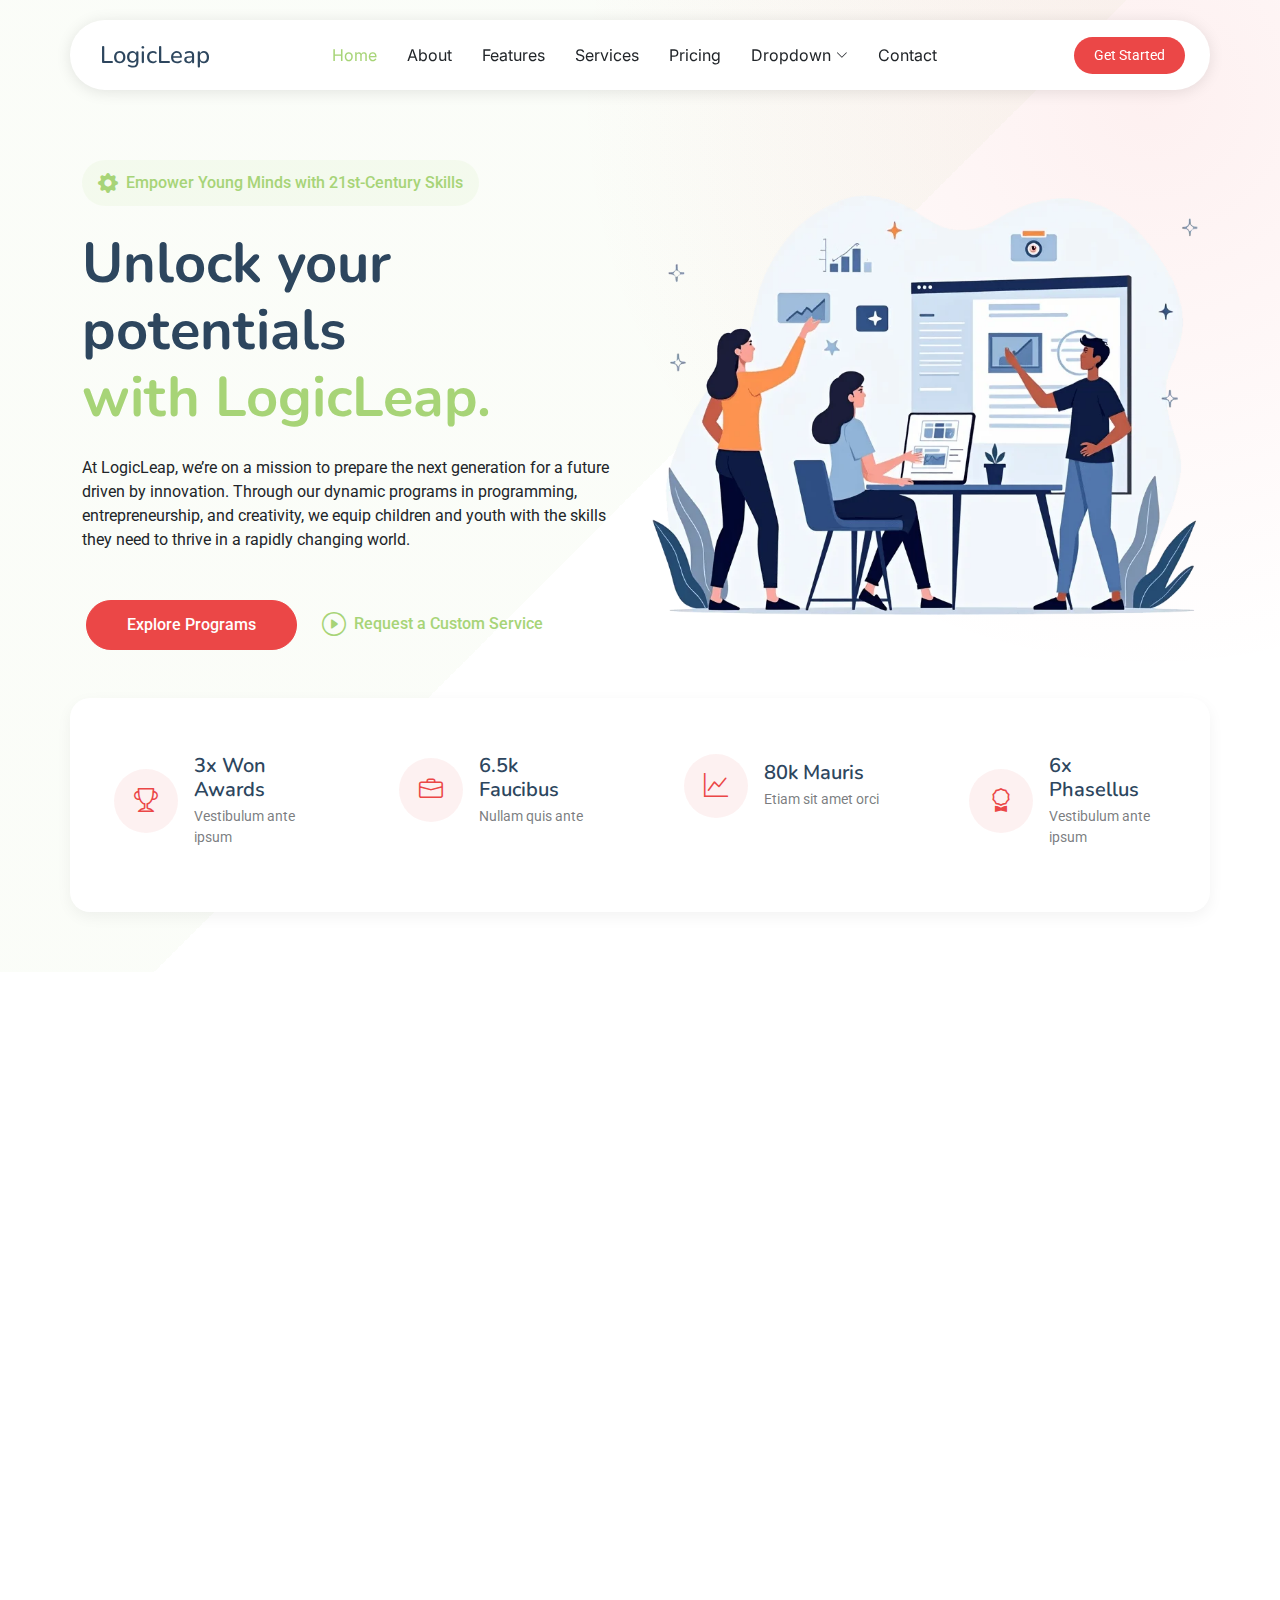
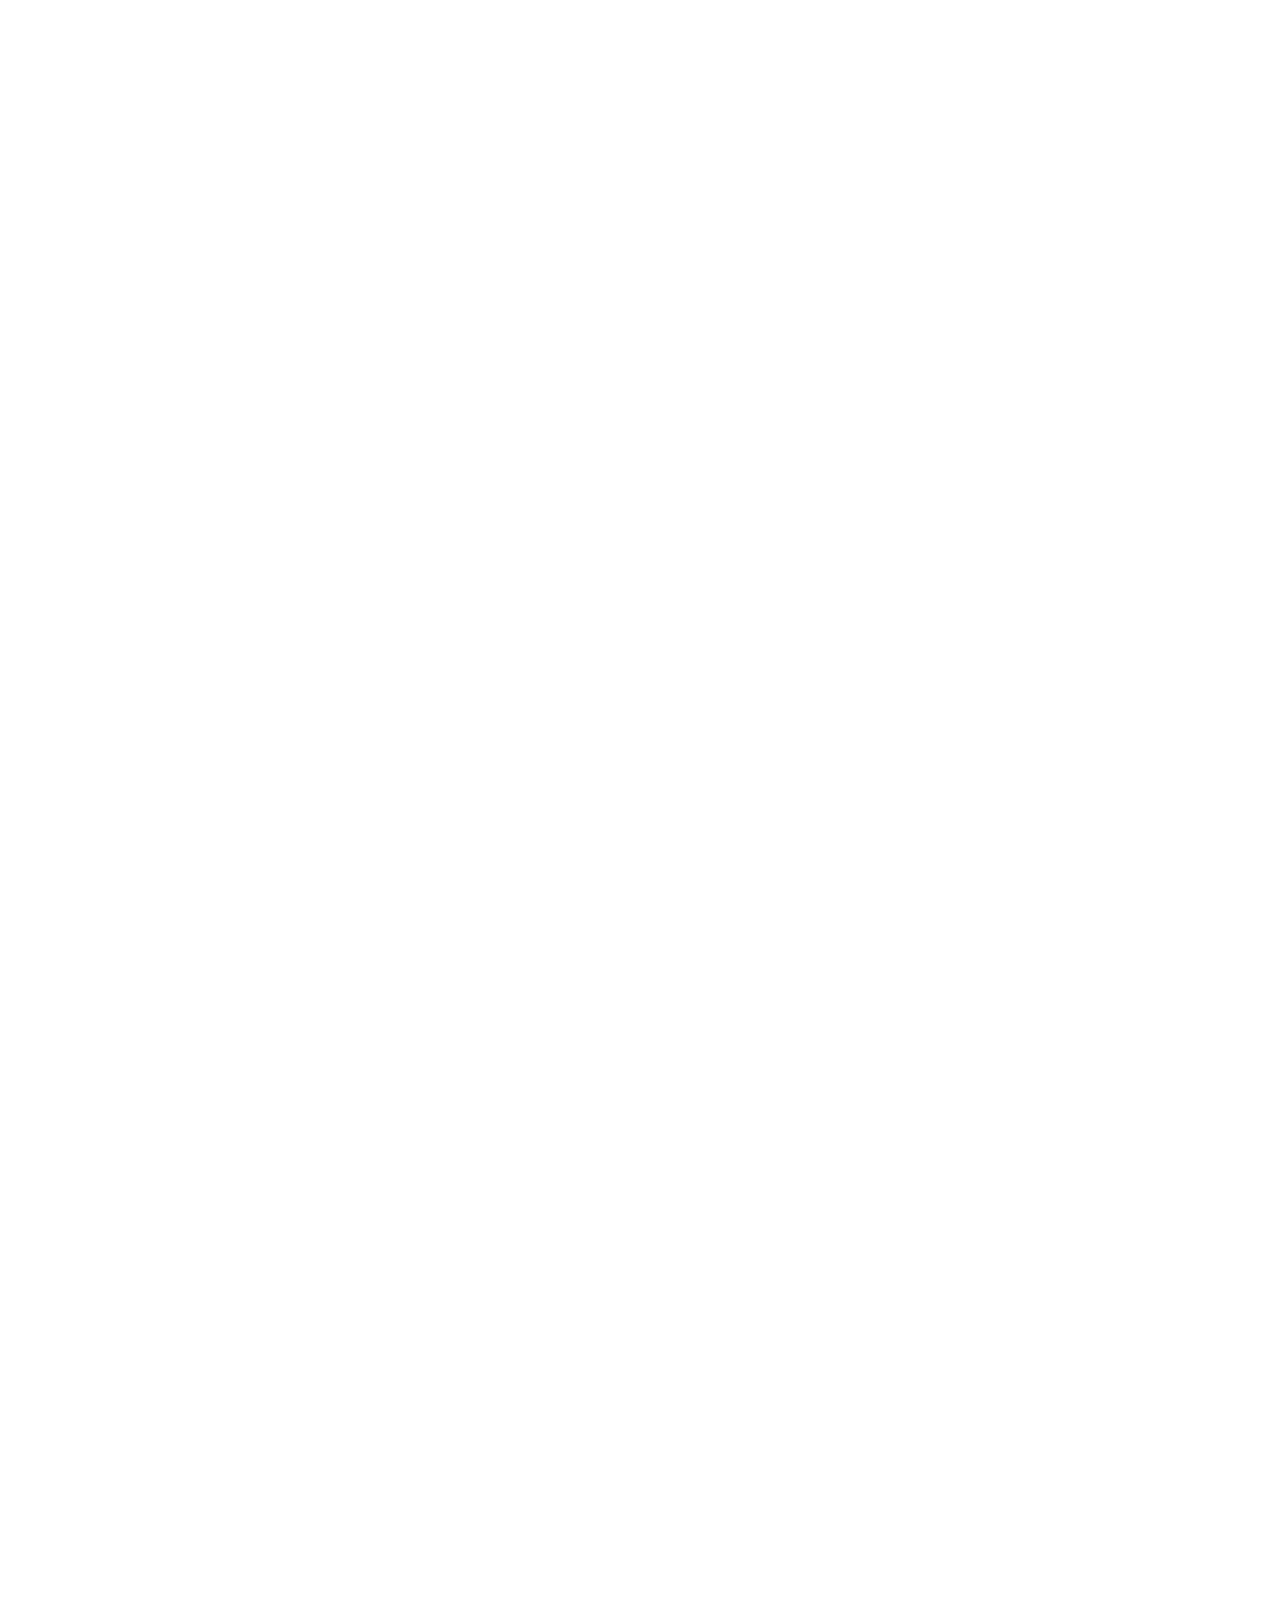
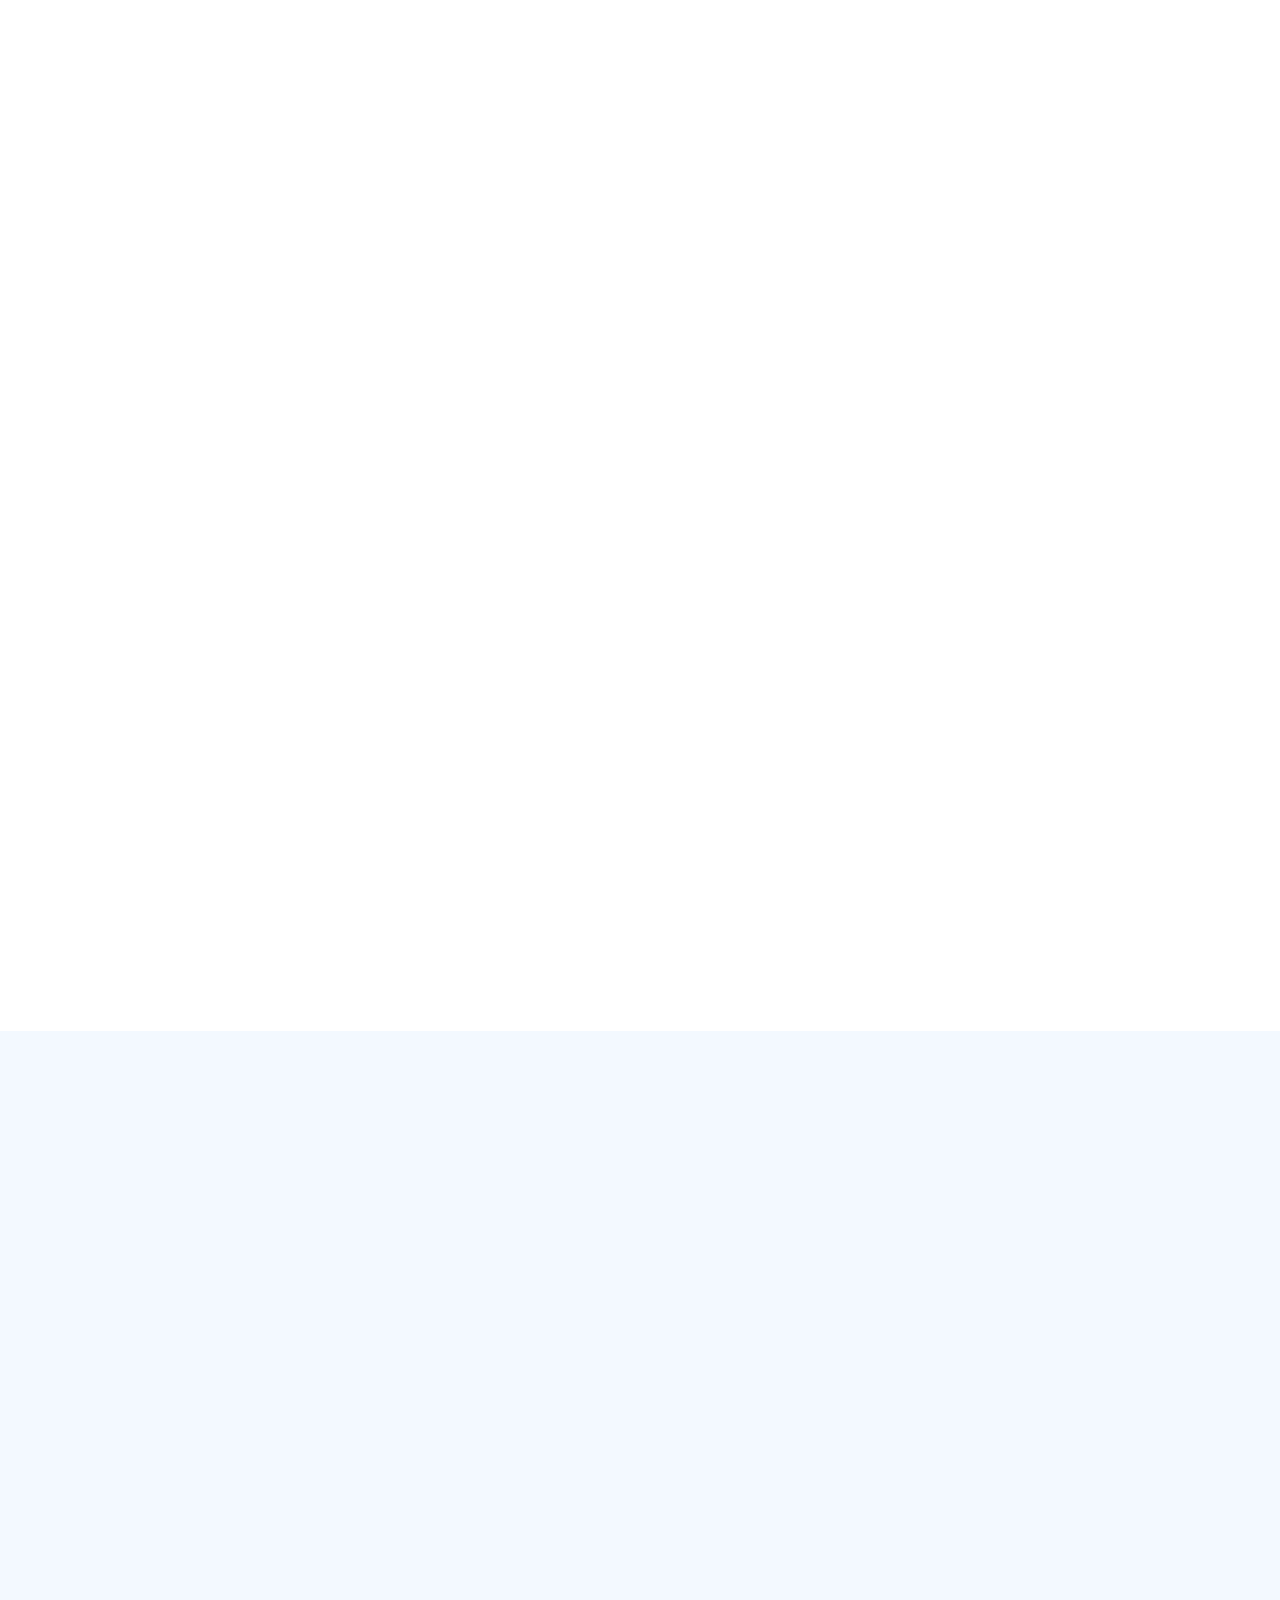
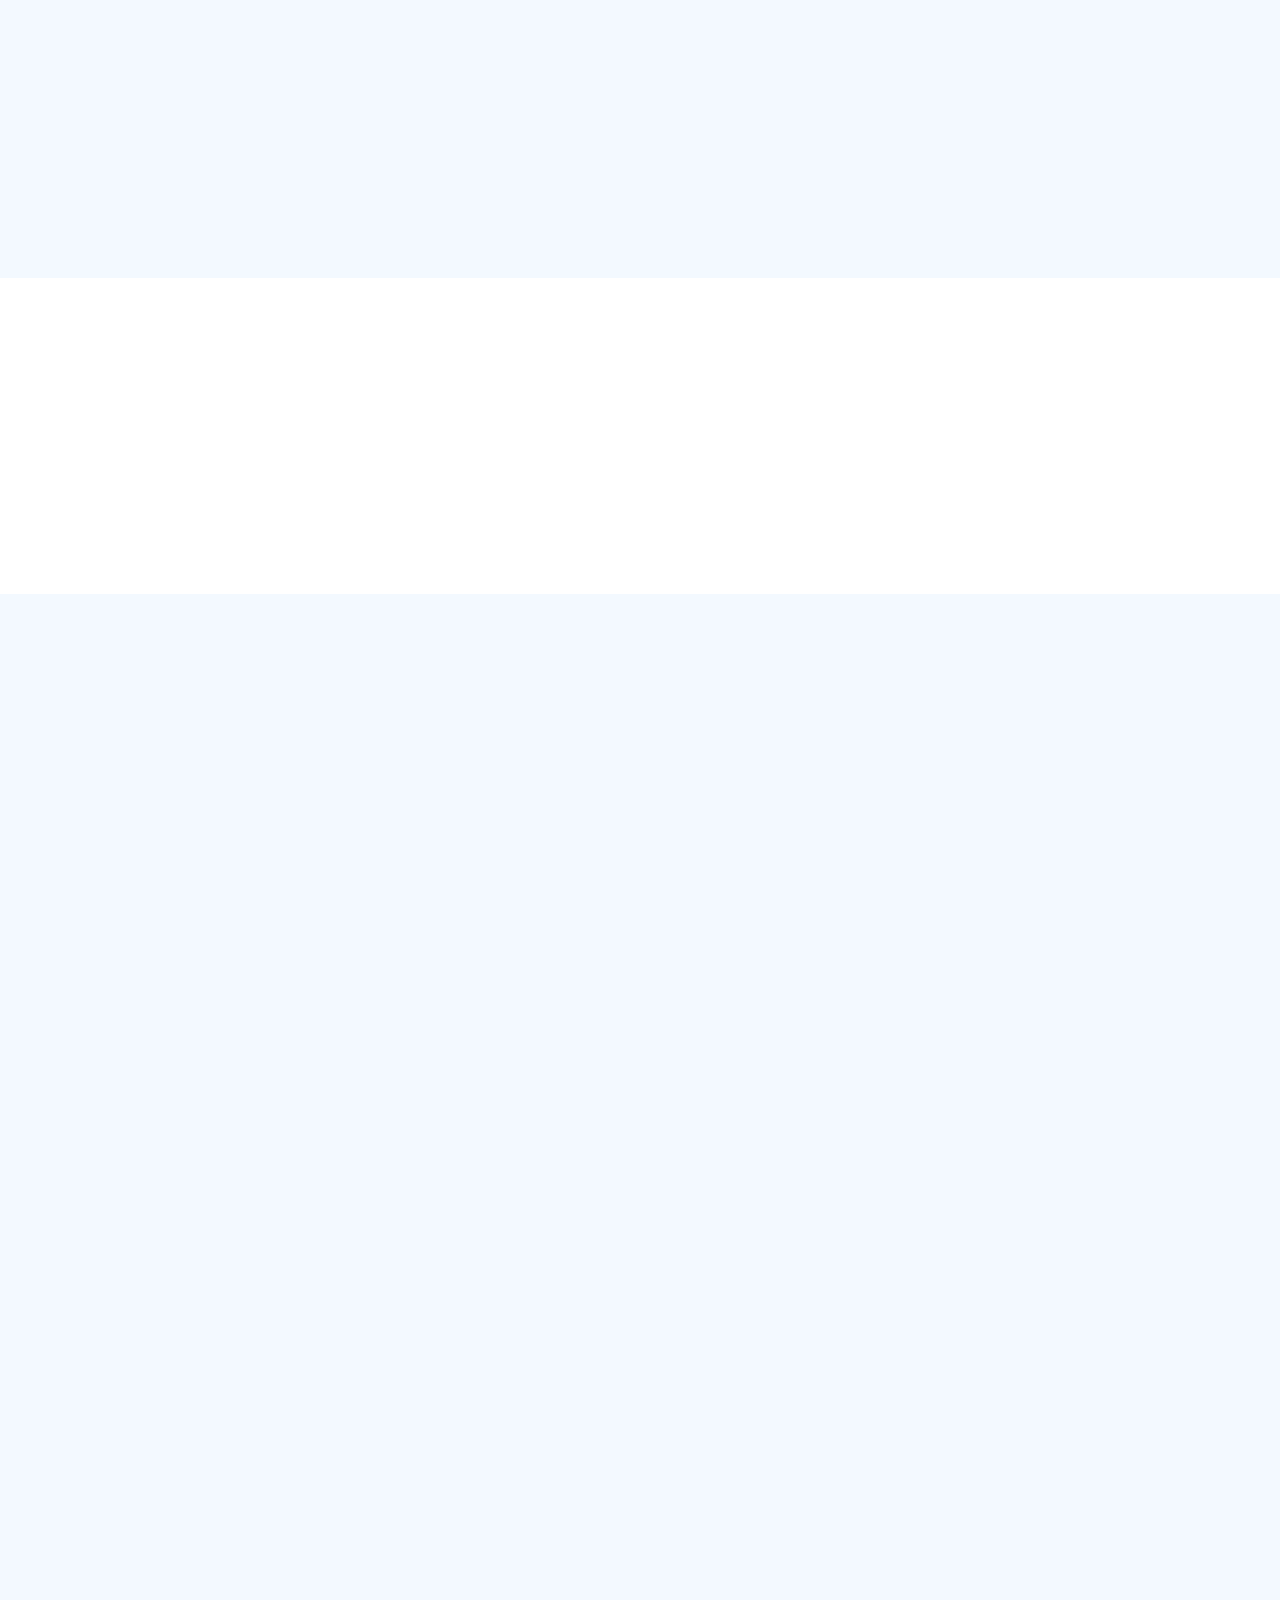
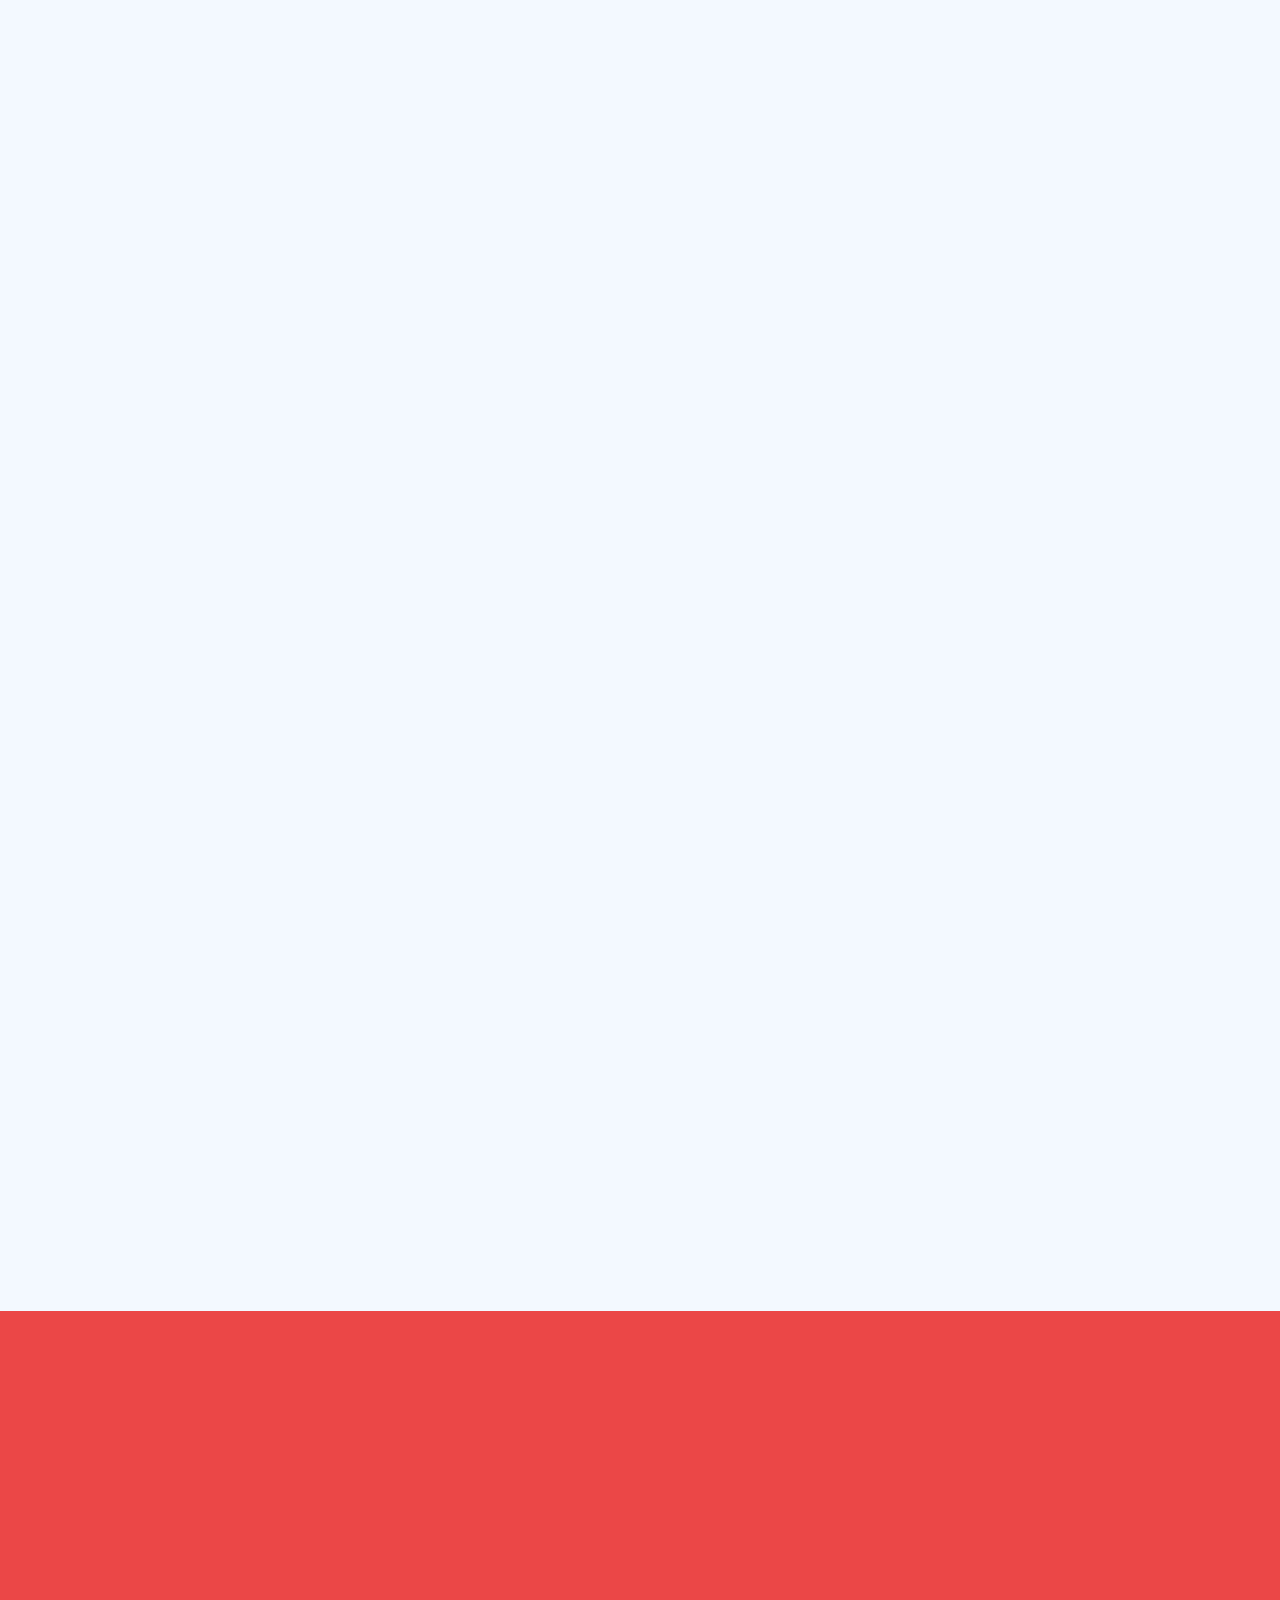
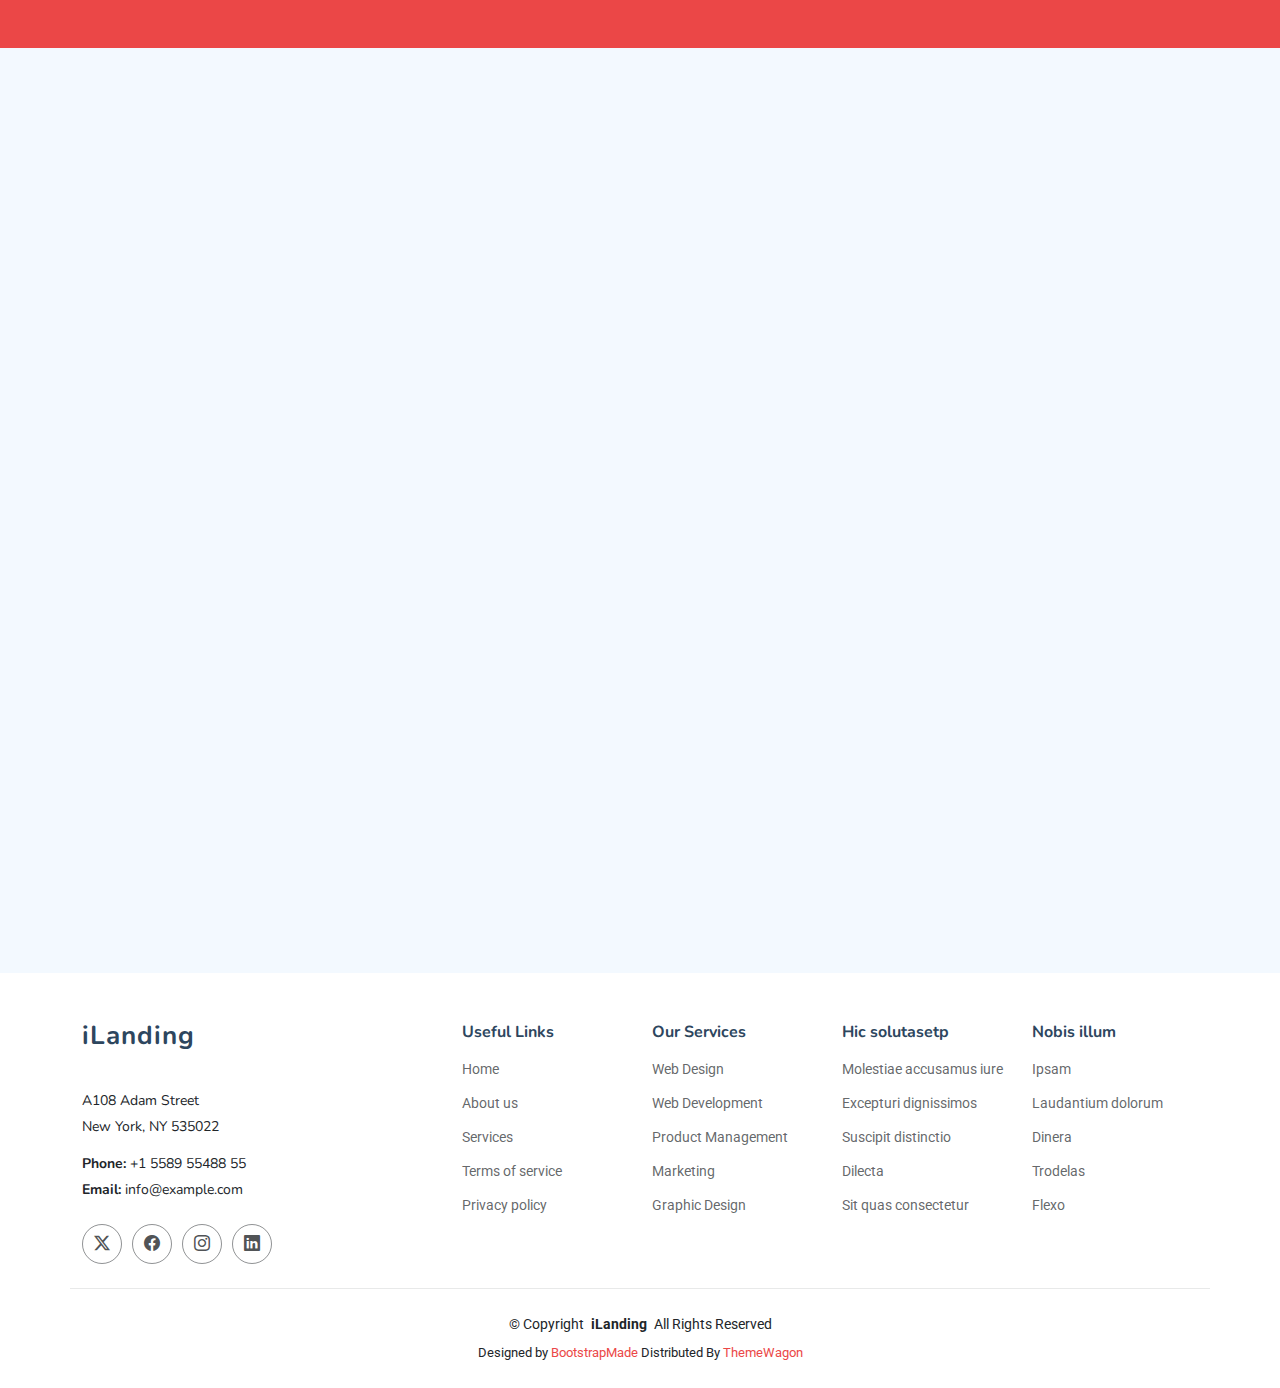
<file: publicSite/index.html>
<!DOCTYPE html>
<html lang="en">

<head>
  <meta charset="utf-8">
  <meta content="width=device-width, initial-scale=1.0" name="viewport">
  <title>LogicLeap</title>
  <meta name="description" content="">
  <meta name="keywords" content="">

  <!-- Favicons -->
  <link href="assets/img/favicon.png" rel="icon">
  <link href="assets/img/apple-touch-icon.png"  rel="apple-touch-icon">

  <!-- Fonts -->
  <link href="https://fonts.googleapis.com" rel="preconnect">
  <link href="https://fonts.gstatic.com" rel="preconnect" crossorigin>
  <link href="https://fonts.googleapis.com/css2?family=Roboto:ital,wght@0,100;0,300;0,400;0,500;0,700;0,900;1,100;1,300;1,400;1,500;1,700;1,900&family=Inter:wght@100;200;300;400;500;600;700;800;900&family=Nunito:ital,wght@0,200;0,300;0,400;0,500;0,600;0,700;0,800;0,900;1,200;1,300;1,400;1,500;1,600;1,700;1,800;1,900&display=swap" rel="stylesheet">

  <!-- Vendor CSS Files -->
  <link href="assets/vendor/bootstrap/css/bootstrap.min.css" rel="stylesheet">
  <link href="assets/vendor/bootstrap-icons/bootstrap-icons.css" rel="stylesheet">
  <link href="assets/vendor/aos/aos.css" rel="stylesheet">
  <link href="assets/vendor/glightbox/css/glightbox.min.css" rel="stylesheet">
  <link href="assets/vendor/swiper/swiper-bundle.min.css" rel="stylesheet">

  <!-- Main CSS File -->
  <link href="assets/css/main.css" rel="stylesheet">

  <!-- =======================================================
  * Template Name: iLanding
  * Template URL: https://bootstrapmade.com/ilanding-bootstrap-landing-page-template/
  * Updated: Nov 12 2024 with Bootstrap v5.3.3
  * Author: BootstrapMade.com
  * License: https://bootstrapmade.com/license/
  ======================================================== -->
</head>

<body class="index-page">

  <header id="header" class="header d-flex align-items-center fixed-top">
    <div class="header-container container-fluid container-xl position-relative d-flex align-items-center justify-content-between">

      <a href="index.html" class="logo d-flex align-items-center me-auto me-xl-0">
        <!-- Uncomment the line below if you also wish to use an image logo -->
        <!-- <img src="assets/img/logo.png" alt=""> -->
        <h1 class="sitename">LogicLeap</h1>
      </a>

      <nav id="navmenu" class="navmenu">
        <ul>
          <li><a href="#hero" class="active">Home</a></li>
          <li><a href="#about">About</a></li>
          <li><a href="#features">Features</a></li>
          <li><a href="#services">Services</a></li>
          <li><a href="#pricing">Pricing</a></li>
          <li class="dropdown"><a href="#"><span>Dropdown</span> <i class="bi bi-chevron-down toggle-dropdown"></i></a>
            <ul>
              <li><a href="#">Dropdown 1</a></li>
              <li class="dropdown"><a href="#"><span>Deep Dropdown</span> <i class="bi bi-chevron-down toggle-dropdown"></i></a>
                <ul>
                  <li><a href="#">Deep Dropdown 1</a></li>
                  <li><a href="#">Deep Dropdown 2</a></li>
                  <li><a href="#">Deep Dropdown 3</a></li>
                  <li><a href="#">Deep Dropdown 4</a></li>
                  <li><a href="#">Deep Dropdown 5</a></li>
                </ul>
              </li>
              <li><a href="#">Dropdown 2</a></li>
              <li><a href="#">Dropdown 3</a></li>
              <li><a href="#">Dropdown 4</a></li>
            </ul>
          </li>
          <li><a href="#contact">Contact</a></li>
        </ul>
        <i class="mobile-nav-toggle d-xl-none bi bi-list"></i>
      </nav>

      <a class="btn-getstarted" href="index.html#about">Get Started</a>

    </div>
  </header>

  <main class="main">

    <!-- Hero Section -->
    <section id="hero" class="hero section">

      <div class="container" data-aos="fade-up" data-aos-delay="100">

        <div class="row align-items-center">
          <div class="col-lg-6">
            <div class="hero-content" data-aos="fade-up" data-aos-delay="200">
              <div class="company-badge mb-4">
                <i class="bi bi-gear-fill me-2"></i>
                Empower Young Minds with 21st-Century Skills


              </div>

              <h1 class="mb-4">
                Unlock your  potentials <br>
                <span class="accent-text"> with LogicLeap.</span>
              </h1>

              <p class="mb-4 mb-md-5">
                At LogicLeap, we’re on a mission to prepare the next generation for a future driven by innovation. Through our dynamic programs in programming, entrepreneurship, and creativity, we equip children and youth with the skills they need to thrive in a rapidly changing world.
              </p>

              <div class="hero-buttons">
                <a href="#about" class="btn btn-primary me-0 me-sm-2 mx-1">Explore Programs</a>
                <a href="https://www.youtube.com/watch?v=Y7f98aduVJ8" class="btn btn-link mt-2 mt-sm-0 glightbox">
                  <i class="bi bi-play-circle me-1"></i>
                  Request a Custom Service
                </a>
              </div>
            </div>
          </div>

          <div class="col-lg-6">
            <div class="hero-image" data-aos="zoom-out" data-aos-delay="300">
              <img src="assets/img/illustration-1.webp" alt="Hero Image" class="img-fluid">

              
            </div>
          </div>
        </div>

        <div class="row stats-row gy-4 mt-5" data-aos="fade-up" data-aos-delay="500">
          <div class="col-lg-3 col-md-6">
            <div class="stat-item">
              <div class="stat-icon">
                <i class="bi bi-trophy"></i>
              </div>
              <div class="stat-content">
                <h4>3x Won Awards</h4>
                <p class="mb-0">Vestibulum ante ipsum</p>
              </div>
            </div>
          </div>
          <div class="col-lg-3 col-md-6">
            <div class="stat-item">
              <div class="stat-icon">
                <i class="bi bi-briefcase"></i>
              </div>
              <div class="stat-content">
                <h4>6.5k Faucibus</h4>
                <p class="mb-0">Nullam quis ante</p>
              </div>
            </div>
          </div>
          <div class="col-lg-3 col-md-6">
            <div class="stat-item">
              <div class="stat-icon">
                <i class="bi bi-graph-up"></i>
              </div>
              <div class="stat-content">
                <h4>80k Mauris</h4>
                <p class="mb-0">Etiam sit amet orci</p>
              </div>
            </div>
          </div>
          <div class="col-lg-3 col-md-6">
            <div class="stat-item">
              <div class="stat-icon">
                <i class="bi bi-award"></i>
              </div>
              <div class="stat-content">
                <h4>6x Phasellus</h4>
                <p class="mb-0">Vestibulum ante ipsum</p>
              </div>
            </div>
          </div>
        </div>

      </div>

    </section><!-- /Hero Section -->

    <!-- About Section -->
    <section id="about" class="about section">

      <div class="container" data-aos="fade-up" data-aos-delay="100">

        <div class="row gy-4 align-items-center justify-content-between">

          <div class="col-xl-5" data-aos="fade-up" data-aos-delay="200">
            <span class="about-meta">MORE ABOUT US</span>
            <h2 class="about-title">Voluptas enim suscipit temporibus</h2>
            <p class="about-description">Sed ut perspiciatis unde omnis iste natus error sit voluptatem accusantium doloremque laudantium, totam rem aperiam, eaque ipsa quae ab illo inventore veritatis et quasi architecto beatae vitae dicta sunt explicabo.</p>

            <div class="row feature-list-wrapper">
              <div class="col-md-6">
                <ul class="feature-list">
                  <li><i class="bi bi-check-circle-fill"></i> Lorem ipsum dolor sit amet</li>
                  <li><i class="bi bi-check-circle-fill"></i> Consectetur adipiscing elit</li>
                  <li><i class="bi bi-check-circle-fill"></i> Sed do eiusmod tempor</li>
                </ul>
              </div>
              <div class="col-md-6">
                <ul class="feature-list">
                  <li><i class="bi bi-check-circle-fill"></i> Incididunt ut labore et</li>
                  <li><i class="bi bi-check-circle-fill"></i> Dolore magna aliqua</li>
                  <li><i class="bi bi-check-circle-fill"></i> Ut enim ad minim veniam</li>
                </ul>
              </div>
            </div>

            <div class="info-wrapper">
              <div class="row gy-4">
                <div class="col-lg-5">
                  <div class="profile d-flex align-items-center gap-3">
                    <img src="assets/img/avatar-1.webp" alt="CEO Profile" class="profile-image">
                    <div>
                      <h4 class="profile-name">Mario Smith</h4>
                      <p class="profile-position">CEO &amp; Founder</p>
                    </div>
                  </div>
                </div>
                <div class="col-lg-7">
                  <div class="contact-info d-flex align-items-center gap-2">
                    <i class="bi bi-telephone-fill"></i>
                    <div>
                      <p class="contact-label">Call us anytime</p>
                      <p class="contact-number">+123 456-789</p>
                    </div>
                  </div>
                </div>
              </div>
            </div>
          </div>

          <div class="col-xl-6" data-aos="fade-up" data-aos-delay="300">
            <div class="image-wrapper">
              <div class="images position-relative" data-aos="zoom-out" data-aos-delay="400">
                <img src="assets/img/about-5.webp" alt="Business Meeting" class="img-fluid main-image rounded-4">
                <img src="assets/img/about-2.webp" alt="Team Discussion" class="img-fluid small-image rounded-4">
              </div>
              <div class="experience-badge floating">
                <h3>15+ <span>Years</span></h3>
                <p>Of experience in business service</p>
              </div>
            </div>
          </div>
        </div>

      </div>

    </section><!-- /About Section -->

    <!-- Features Section -->
    <section id="features" class="features section">

      <!-- Section Title -->
      <div class="container section-title" data-aos="fade-up">
        <h2>Features</h2>
        <p>Necessitatibus eius consequatur ex aliquid fuga eum quidem sint consectetur velit</p>
      </div><!-- End Section Title -->

      <div class="container">

        <div class="d-flex justify-content-center">

          <ul class="nav nav-tabs" data-aos="fade-up" data-aos-delay="100">

            <li class="nav-item">
              <a class="nav-link active show" data-bs-toggle="tab" data-bs-target="#features-tab-1">
                <h4>Modisit</h4>
              </a>
            </li><!-- End tab nav item -->

            <li class="nav-item">
              <a class="nav-link" data-bs-toggle="tab" data-bs-target="#features-tab-2">
                <h4>Praesenti</h4>
              </a><!-- End tab nav item -->

            </li>
            <li class="nav-item">
              <a class="nav-link" data-bs-toggle="tab" data-bs-target="#features-tab-3">
                <h4>Explica</h4>
              </a>
            </li><!-- End tab nav item -->

          </ul>

        </div>

        <div class="tab-content" data-aos="fade-up" data-aos-delay="200">

          <div class="tab-pane fade active show" id="features-tab-1">
            <div class="row">
              <div class="col-lg-6 order-2 order-lg-1 mt-3 mt-lg-0 d-flex flex-column justify-content-center">
                <h3>Voluptatem dignissimos provident</h3>
                <p class="fst-italic">
                  Lorem ipsum dolor sit amet, consectetur adipiscing elit, sed do eiusmod tempor incididunt ut labore et dolore
                  magna aliqua.
                </p>
                <ul>
                  <li><i class="bi bi-check2-all"></i> <span>Ullamco laboris nisi ut aliquip ex ea commodo consequat.</span></li>
                  <li><i class="bi bi-check2-all"></i> <span>Duis aute irure dolor in reprehenderit in voluptate velit.</span></li>
                  <li><i class="bi bi-check2-all"></i> <span>Ullamco laboris nisi ut aliquip ex ea commodo consequat. Duis aute irure dolor in reprehenderit in voluptate trideta storacalaperda mastiro dolore eu fugiat nulla pariatur.</span></li>
                </ul>
              </div>
              <div class="col-lg-6 order-1 order-lg-2 text-center">
                <img src="assets/img/features-illustration-1.webp" alt="" class="img-fluid">
              </div>
            </div>
          </div><!-- End tab content item -->

          <div class="tab-pane fade" id="features-tab-2">
            <div class="row">
              <div class="col-lg-6 order-2 order-lg-1 mt-3 mt-lg-0 d-flex flex-column justify-content-center">
                <h3>Neque exercitationem debitis</h3>
                <p class="fst-italic">
                  Lorem ipsum dolor sit amet, consectetur adipiscing elit, sed do eiusmod tempor incididunt ut labore et dolore
                  magna aliqua.
                </p>
                <ul>
                  <li><i class="bi bi-check2-all"></i> <span>Ullamco laboris nisi ut aliquip ex ea commodo consequat.</span></li>
                  <li><i class="bi bi-check2-all"></i> <span>Duis aute irure dolor in reprehenderit in voluptate velit.</span></li>
                  <li><i class="bi bi-check2-all"></i> <span>Provident mollitia neque rerum asperiores dolores quos qui a. Ipsum neque dolor voluptate nisi sed.</span></li>
                  <li><i class="bi bi-check2-all"></i> <span>Ullamco laboris nisi ut aliquip ex ea commodo consequat. Duis aute irure dolor in reprehenderit in voluptate trideta storacalaperda mastiro dolore eu fugiat nulla pariatur.</span></li>
                </ul>
              </div>
              <div class="col-lg-6 order-1 order-lg-2 text-center">
                <img src="assets/img/features-illustration-2.webp" alt="" class="img-fluid">
              </div>
            </div>
          </div><!-- End tab content item -->

          <div class="tab-pane fade" id="features-tab-3">
            <div class="row">
              <div class="col-lg-6 order-2 order-lg-1 mt-3 mt-lg-0 d-flex flex-column justify-content-center">
                <h3>Voluptatibus commodi accusamu</h3>
                <ul>
                  <li><i class="bi bi-check2-all"></i> <span>Ullamco laboris nisi ut aliquip ex ea commodo consequat.</span></li>
                  <li><i class="bi bi-check2-all"></i> <span>Duis aute irure dolor in reprehenderit in voluptate velit.</span></li>
                  <li><i class="bi bi-check2-all"></i> <span>Provident mollitia neque rerum asperiores dolores quos qui a. Ipsum neque dolor voluptate nisi sed.</span></li>
                </ul>
                <p class="fst-italic">
                  Lorem ipsum dolor sit amet, consectetur adipiscing elit, sed do eiusmod tempor incididunt ut labore et dolore
                  magna aliqua.
                </p>
              </div>
              <div class="col-lg-6 order-1 order-lg-2 text-center">
                <img src="assets/img/features-illustration-3.webp" alt="" class="img-fluid">
              </div>
            </div>
          </div><!-- End tab content item -->

        </div>

      </div>

    </section><!-- /Features Section -->

    <!-- Features Cards Section -->
    <section id="features-cards" class="features-cards section">

      <div class="container">

        <div class="row gy-4">

          <div class="col-xl-3 col-md-6" data-aos="zoom-in" data-aos-delay="100">
            <div class="feature-box orange">
              <i class="bi bi-award"></i>
              <h4>Corporis voluptates</h4>
              <p>Consequuntur sunt aut quasi enim aliquam quae harum pariatur laboris nisi ut aliquip</p>
            </div>
          </div><!-- End Feature Borx-->

          <div class="col-xl-3 col-md-6" data-aos="zoom-in" data-aos-delay="200">
            <div class="feature-box blue">
              <i class="bi bi-patch-check"></i>
              <h4>Explicabo consectetur</h4>
              <p>Est autem dicta beatae suscipit. Sint veritatis et sit quasi ab aut inventore</p>
            </div>
          </div><!-- End Feature Borx-->

          <div class="col-xl-3 col-md-6" data-aos="zoom-in" data-aos-delay="300">
            <div class="feature-box green">
              <i class="bi bi-sunrise"></i>
              <h4>Ullamco laboris</h4>
              <p>Excepteur sint occaecat cupidatat non proident, sunt in culpa qui officia deserunt</p>
            </div>
          </div><!-- End Feature Borx-->

          <div class="col-xl-3 col-md-6" data-aos="zoom-in" data-aos-delay="400">
            <div class="feature-box red">
              <i class="bi bi-shield-check"></i>
              <h4>Labore consequatur</h4>
              <p>Aut suscipit aut cum nemo deleniti aut omnis. Doloribus ut maiores omnis facere</p>
            </div>
          </div><!-- End Feature Borx-->

        </div>

      </div>

    </section><!-- /Features Cards Section -->

    <!-- Features 2 Section -->
    <section id="features-2" class="features-2 section">

      <div class="container" data-aos="fade-up" data-aos-delay="100">

        <div class="row align-items-center">

          <div class="col-lg-4">

            <div class="feature-item text-end mb-5" data-aos="fade-right" data-aos-delay="200">
              <div class="d-flex align-items-center justify-content-end gap-4">
                <div class="feature-content">
                  <h3>Use On Any Device</h3>
                  <p>Vestibulum ante ipsum primis in faucibus orci luctus et ultrices posuere cubilia Curae; In ac dui quis mi consectetuer lacinia.</p>
                </div>
                <div class="feature-icon flex-shrink-0">
                  <i class="bi bi-display"></i>
                </div>
              </div>
            </div><!-- End .feature-item -->

            <div class="feature-item text-end mb-5" data-aos="fade-right" data-aos-delay="300">
              <div class="d-flex align-items-center justify-content-end gap-4">
                <div class="feature-content">
                  <h3>Feather Icons</h3>
                  <p>Phasellus ullamcorper ipsum rutrum nunc nunc nonummy metus vestibulum volutpat sapien arcu sed augue aliquam erat volutpat.</p>
                </div>
                <div class="feature-icon flex-shrink-0">
                  <i class="bi bi-feather"></i>
                </div>
              </div>
            </div><!-- End .feature-item -->

            <div class="feature-item text-end" data-aos="fade-right" data-aos-delay="400">
              <div class="d-flex align-items-center justify-content-end gap-4">
                <div class="feature-content">
                  <h3>Retina Ready</h3>
                  <p>Aenean tellus metus bibendum sed posuere ac mattis non nunc vestibulum fringilla purus sit amet fermentum aenean commodo.</p>
                </div>
                <div class="feature-icon flex-shrink-0">
                  <i class="bi bi-eye"></i>
                </div>
              </div>
            </div><!-- End .feature-item -->

          </div>

          <div class="col-lg-4" data-aos="zoom-in" data-aos-delay="200">
            <div class="phone-mockup text-center">
              <img src="assets/img/phone-app-screen.webp" alt="Phone Mockup" class="img-fluid">
            </div>
          </div><!-- End Phone Mockup -->

          <div class="col-lg-4">

            <div class="feature-item mb-5" data-aos="fade-left" data-aos-delay="200">
              <div class="d-flex align-items-center gap-4">
                <div class="feature-icon flex-shrink-0">
                  <i class="bi bi-code-square"></i>
                </div>
                <div class="feature-content">
                  <h3>W3c Valid Code</h3>
                  <p>Donec vitae sapien ut libero venenatis faucibus nullam quis ante etiam sit amet orci eget eros faucibus tincidunt.</p>
                </div>
              </div>
            </div><!-- End .feature-item -->

            <div class="feature-item mb-5" data-aos="fade-left" data-aos-delay="300">
              <div class="d-flex align-items-center gap-4">
                <div class="feature-icon flex-shrink-0">
                  <i class="bi bi-phone"></i>
                </div>
                <div class="feature-content">
                  <h3>Fully Responsive</h3>
                  <p>Maecenas tempus tellus eget condimentum rhoncus sem quam semper libero sit amet adipiscing sem neque sed ipsum.</p>
                </div>
              </div>
            </div><!-- End .feature-item -->

            <div class="feature-item" data-aos="fade-left" data-aos-delay="400">
              <div class="d-flex align-items-center gap-4">
                <div class="feature-icon flex-shrink-0">
                  <i class="bi bi-browser-chrome"></i>
                </div>
                <div class="feature-content">
                  <h3>Browser Compatibility</h3>
                  <p>Nullam dictum felis eu pede mollis pretium integer tincidunt cras dapibus vivamus elementum semper nisi aenean vulputate.</p>
                </div>
              </div>
            </div><!-- End .feature-item -->

          </div>
        </div>

      </div>

    </section><!-- /Features 2 Section -->

    <!-- Call To Action Section -->
    <section id="call-to-action" class="call-to-action section">

      <div class="container" data-aos="fade-up" data-aos-delay="100">

        <div class="row content justify-content-center align-items-center position-relative">
          <div class="col-lg-8 mx-auto text-center">
            <h2 class="display-4 mb-4">Maecenas tempus tellus eget condimentum</h2>
            <p class="mb-4">Vestibulum ante ipsum primis in faucibus orci luctus et ultrices posuere cubilia Curae; Donec velit neque, auctor sit amet aliquam vel</p>
            <a href="#" class="btn btn-cta">Call To Action</a>
          </div>

          <!-- Abstract Background Elements -->
          <div class="shape shape-1">
            <svg viewBox="0 0 200 200" xmlns="http://www.w3.org/2000/svg">
              <path d="M47.1,-57.1C59.9,-45.6,68.5,-28.9,71.4,-10.9C74.2,7.1,71.3,26.3,61.5,41.1C51.7,55.9,35,66.2,16.9,69.2C-1.3,72.2,-21,67.8,-36.9,57.9C-52.8,48,-64.9,32.6,-69.1,15.1C-73.3,-2.4,-69.5,-22,-59.4,-37.1C-49.3,-52.2,-32.8,-62.9,-15.7,-64.9C1.5,-67,34.3,-68.5,47.1,-57.1Z" transform="translate(100 100)"></path>
            </svg>
          </div>

          <div class="shape shape-2">
            <svg viewBox="0 0 200 200" xmlns="http://www.w3.org/2000/svg">
              <path d="M41.3,-49.1C54.4,-39.3,66.6,-27.2,71.1,-12.1C75.6,3,72.4,20.9,63.3,34.4C54.2,47.9,39.2,56.9,23.2,62.3C7.1,67.7,-10,69.4,-24.8,64.1C-39.7,58.8,-52.3,46.5,-60.1,31.5C-67.9,16.4,-70.9,-1.4,-66.3,-16.6C-61.8,-31.8,-49.7,-44.3,-36.3,-54C-22.9,-63.7,-8.2,-70.6,3.6,-75.1C15.4,-79.6,28.2,-58.9,41.3,-49.1Z" transform="translate(100 100)"></path>
            </svg>
          </div>

          <!-- Dot Pattern Groups -->
          <div class="dots dots-1">
            <svg viewBox="0 0 100 100" xmlns="http://www.w3.org/2000/svg">
              <pattern id="dot-pattern" x="0" y="0" width="20" height="20" patternUnits="userSpaceOnUse">
                <circle cx="2" cy="2" r="2" fill="currentColor"></circle>
              </pattern>
              <rect width="100" height="100" fill="url(#dot-pattern)"></rect>
            </svg>
          </div>

          <div class="dots dots-2">
            <svg viewBox="0 0 100 100" xmlns="http://www.w3.org/2000/svg">
              <pattern id="dot-pattern-2" x="0" y="0" width="20" height="20" patternUnits="userSpaceOnUse">
                <circle cx="2" cy="2" r="2" fill="currentColor"></circle>
              </pattern>
              <rect width="100" height="100" fill="url(#dot-pattern-2)"></rect>
            </svg>
          </div>

          <div class="shape shape-3">
            <svg viewBox="0 0 200 200" xmlns="http://www.w3.org/2000/svg">
              <path d="M43.3,-57.1C57.4,-46.5,71.1,-32.6,75.3,-16.2C79.5,0.2,74.2,19.1,65.1,35.3C56,51.5,43.1,65,27.4,71.7C11.7,78.4,-6.8,78.3,-23.9,72.4C-41,66.5,-56.7,54.8,-65.4,39.2C-74.1,23.6,-75.8,4,-71.7,-13.2C-67.6,-30.4,-57.7,-45.2,-44.3,-56.1C-30.9,-67,-15.5,-74,0.7,-74.9C16.8,-75.8,33.7,-70.7,43.3,-57.1Z" transform="translate(100 100)"></path>
            </svg>
          </div>
        </div>

      </div>

    </section><!-- /Call To Action Section -->

    <!-- Clients Section -->
    <section id="clients" class="clients section">

      <div class="container" data-aos="fade-up" data-aos-delay="100">

        <div class="swiper init-swiper">
          <script type="application/json" class="swiper-config">
            {
              "loop": true,
              "speed": 600,
              "autoplay": {
                "delay": 5000
              },
              "slidesPerView": "auto",
              "pagination": {
                "el": ".swiper-pagination",
                "type": "bullets",
                "clickable": true
              },
              "breakpoints": {
                "320": {
                  "slidesPerView": 2,
                  "spaceBetween": 40
                },
                "480": {
                  "slidesPerView": 3,
                  "spaceBetween": 60
                },
                "640": {
                  "slidesPerView": 4,
                  "spaceBetween": 80
                },
                "992": {
                  "slidesPerView": 6,
                  "spaceBetween": 120
                }
              }
            }
          </script>
          <div class="swiper-wrapper align-items-center">
            <div class="swiper-slide"><img src="assets/img/clients/client-1.png" class="img-fluid" alt=""></div>
            <div class="swiper-slide"><img src="assets/img/clients/client-2.png" class="img-fluid" alt=""></div>
            <div class="swiper-slide"><img src="assets/img/clients/client-3.png" class="img-fluid" alt=""></div>
            <div class="swiper-slide"><img src="assets/img/clients/client-4.png" class="img-fluid" alt=""></div>
            <div class="swiper-slide"><img src="assets/img/clients/client-5.png" class="img-fluid" alt=""></div>
            <div class="swiper-slide"><img src="assets/img/clients/client-6.png" class="img-fluid" alt=""></div>
            <div class="swiper-slide"><img src="assets/img/clients/client-7.png" class="img-fluid" alt=""></div>
            <div class="swiper-slide"><img src="assets/img/clients/client-8.png" class="img-fluid" alt=""></div>
          </div>
          <div class="swiper-pagination"></div>
        </div>

      </div>

    </section><!-- /Clients Section -->

    <!-- Testimonials Section -->
    <section id="testimonials" class="testimonials section light-background">

      <!-- Section Title -->
      <div class="container section-title" data-aos="fade-up">
        <h2>Testimonials</h2>
        <p>Necessitatibus eius consequatur ex aliquid fuga eum quidem sint consectetur velit</p>
      </div><!-- End Section Title -->

      <div class="container">

        <div class="row g-5">

          <div class="col-lg-6" data-aos="fade-up" data-aos-delay="100">
            <div class="testimonial-item">
              <img src="assets/img/testimonials/testimonials-1.jpg" class="testimonial-img" alt="">
              <h3>Saul Goodman</h3>
              <h4>Ceo &amp; Founder</h4>
              <div class="stars">
                <i class="bi bi-star-fill"></i><i class="bi bi-star-fill"></i><i class="bi bi-star-fill"></i><i class="bi bi-star-fill"></i><i class="bi bi-star-fill"></i>
              </div>
              <p>
                <i class="bi bi-quote quote-icon-left"></i>
                <span>Proin iaculis purus consequat sem cure digni ssim donec porttitora entum suscipit rhoncus. Accusantium quam, ultricies eget id, aliquam eget nibh et. Maecen aliquam, risus at semper.</span>
                <i class="bi bi-quote quote-icon-right"></i>
              </p>
            </div>
          </div><!-- End testimonial item -->

          <div class="col-lg-6" data-aos="fade-up" data-aos-delay="200">
            <div class="testimonial-item">
              <img src="assets/img/testimonials/testimonials-2.jpg" class="testimonial-img" alt="">
              <h3>Sara Wilsson</h3>
              <h4>Designer</h4>
              <div class="stars">
                <i class="bi bi-star-fill"></i><i class="bi bi-star-fill"></i><i class="bi bi-star-fill"></i><i class="bi bi-star-fill"></i><i class="bi bi-star-fill"></i>
              </div>
              <p>
                <i class="bi bi-quote quote-icon-left"></i>
                <span>Export tempor illum tamen malis malis eram quae irure esse labore quem cillum quid cillum eram malis quorum velit fore eram velit sunt aliqua noster fugiat irure amet legam anim culpa.</span>
                <i class="bi bi-quote quote-icon-right"></i>
              </p>
            </div>
          </div><!-- End testimonial item -->

          <div class="col-lg-6" data-aos="fade-up" data-aos-delay="300">
            <div class="testimonial-item">
              <img src="assets/img/testimonials/testimonials-3.jpg" class="testimonial-img" alt="">
              <h3>Jena Karlis</h3>
              <h4>Store Owner</h4>
              <div class="stars">
                <i class="bi bi-star-fill"></i><i class="bi bi-star-fill"></i><i class="bi bi-star-fill"></i><i class="bi bi-star-fill"></i><i class="bi bi-star-fill"></i>
              </div>
              <p>
                <i class="bi bi-quote quote-icon-left"></i>
                <span>Enim nisi quem export duis labore cillum quae magna enim sint quorum nulla quem veniam duis minim tempor labore quem eram duis noster aute amet eram fore quis sint minim.</span>
                <i class="bi bi-quote quote-icon-right"></i>
              </p>
            </div>
          </div><!-- End testimonial item -->

          <div class="col-lg-6" data-aos="fade-up" data-aos-delay="400">
            <div class="testimonial-item">
              <img src="assets/img/testimonials/testimonials-4.jpg" class="testimonial-img" alt="">
              <h3>Matt Brandon</h3>
              <h4>Freelancer</h4>
              <div class="stars">
                <i class="bi bi-star-fill"></i><i class="bi bi-star-fill"></i><i class="bi bi-star-fill"></i><i class="bi bi-star-fill"></i><i class="bi bi-star-fill"></i>
              </div>
              <p>
                <i class="bi bi-quote quote-icon-left"></i>
                <span>Fugiat enim eram quae cillum dolore dolor amet nulla culpa multos export minim fugiat minim velit minim dolor enim duis veniam ipsum anim magna sunt elit fore quem dolore labore illum veniam.</span>
                <i class="bi bi-quote quote-icon-right"></i>
              </p>
            </div>
          </div><!-- End testimonial item -->

        </div>

      </div>

    </section><!-- /Testimonials Section -->

    <!-- Stats Section -->
    <section id="stats" class="stats section">

      <div class="container" data-aos="fade-up" data-aos-delay="100">

        <div class="row gy-4">

          <div class="col-lg-3 col-md-6">
            <div class="stats-item text-center w-100 h-100">
              <span data-purecounter-start="0" data-purecounter-end="232" data-purecounter-duration="1" class="purecounter"></span>
              <p>Clients</p>
            </div>
          </div><!-- End Stats Item -->

          <div class="col-lg-3 col-md-6">
            <div class="stats-item text-center w-100 h-100">
              <span data-purecounter-start="0" data-purecounter-end="521" data-purecounter-duration="1" class="purecounter"></span>
              <p>Projects</p>
            </div>
          </div><!-- End Stats Item -->

          <div class="col-lg-3 col-md-6">
            <div class="stats-item text-center w-100 h-100">
              <span data-purecounter-start="0" data-purecounter-end="1453" data-purecounter-duration="1" class="purecounter"></span>
              <p>Hours Of Support</p>
            </div>
          </div><!-- End Stats Item -->

          <div class="col-lg-3 col-md-6">
            <div class="stats-item text-center w-100 h-100">
              <span data-purecounter-start="0" data-purecounter-end="32" data-purecounter-duration="1" class="purecounter"></span>
              <p>Workers</p>
            </div>
          </div><!-- End Stats Item -->

        </div>

      </div>

    </section><!-- /Stats Section -->

    <!-- Services Section -->
    <section id="services" class="services section light-background">

      <!-- Section Title -->
      <div class="container section-title" data-aos="fade-up">
        <h2>Services</h2>
        <p>Necessitatibus eius consequatur ex aliquid fuga eum quidem sint consectetur velit</p>
      </div><!-- End Section Title -->

      <div class="container" data-aos="fade-up" data-aos-delay="100">

        <div class="row g-4">

          <div class="col-lg-6" data-aos="fade-up" data-aos-delay="100">
            <div class="service-card d-flex">
              <div class="icon flex-shrink-0">
                <i class="bi bi-activity"></i>
              </div>
              <div>
                <h3>Nesciunt Mete</h3>
                <p>Provident nihil minus qui consequatur non omnis maiores. Eos accusantium minus dolores iure perferendis tempore et consequatur.</p>
                <a href="service-details.html" class="read-more">Read More <i class="bi bi-arrow-right"></i></a>
              </div>
            </div>
          </div><!-- End Service Card -->

          <div class="col-lg-6" data-aos="fade-up" data-aos-delay="200">
            <div class="service-card d-flex">
              <div class="icon flex-shrink-0">
                <i class="bi bi-diagram-3"></i>
              </div>
              <div>
                <h3>Eosle Commodi</h3>
                <p>Ut autem aut autem non a. Sint sint sit facilis nam iusto sint. Libero corrupti neque eum hic non ut nesciunt dolorem.</p>
                <a href="service-details.html" class="read-more">Read More <i class="bi bi-arrow-right"></i></a>
              </div>
            </div>
          </div><!-- End Service Card -->

          <div class="col-lg-6" data-aos="fade-up" data-aos-delay="300">
            <div class="service-card d-flex">
              <div class="icon flex-shrink-0">
                <i class="bi bi-easel"></i>
              </div>
              <div>
                <h3>Ledo Markt</h3>
                <p>Ut excepturi voluptatem nisi sed. Quidem fuga consequatur. Minus ea aut. Vel qui id voluptas adipisci eos earum corrupti.</p>
                <a href="service-details.html" class="read-more">Read More <i class="bi bi-arrow-right"></i></a>
              </div>
            </div>
          </div><!-- End Service Card -->

          <div class="col-lg-6" data-aos="fade-up" data-aos-delay="400">
            <div class="service-card d-flex">
              <div class="icon flex-shrink-0">
                <i class="bi bi-clipboard-data"></i>
              </div>
              <div>
                <h3>Asperiores Commodit</h3>
                <p>Non et temporibus minus omnis sed dolor esse consequatur. Cupiditate sed error ea fuga sit provident adipisci neque.</p>
                <a href="service-details.html" class="read-more">Read More <i class="bi bi-arrow-right"></i></a>
              </div>
            </div>
          </div><!-- End Service Card -->

        </div>

      </div>

    </section><!-- /Services Section -->

    <!-- Pricing Section -->
    <section id="pricing" class="pricing section light-background">

      <!-- Section Title -->
      <div class="container section-title" data-aos="fade-up">
        <h2>Pricing</h2>
        <p>Necessitatibus eius consequatur ex aliquid fuga eum quidem sint consectetur velit</p>
      </div><!-- End Section Title -->

      <div class="container" data-aos="fade-up" data-aos-delay="100">

        <div class="row g-4 justify-content-center">

          <!-- Basic Plan -->
          <div class="col-lg-4" data-aos="fade-up" data-aos-delay="100">
            <div class="pricing-card">
              <h3>Basic Plan</h3>
              <div class="price">
                <span class="currency">$</span>
                <span class="amount">9.9</span>
                <span class="period">/ month</span>
              </div>
              <p class="description">Sed ut perspiciatis unde omnis iste natus error sit voluptatem accusantium doloremque laudantium totam.</p>

              <h4>Featured Included:</h4>
              <ul class="features-list">
                <li>
                  <i class="bi bi-check-circle-fill"></i>
                  Duis aute irure dolor
                </li>
                <li>
                  <i class="bi bi-check-circle-fill"></i>
                  Excepteur sint occaecat
                </li>
                <li>
                  <i class="bi bi-check-circle-fill"></i>
                  Nemo enim ipsam voluptatem
                </li>
              </ul>

              <a href="#" class="btn btn-primary">
                Buy Now
                <i class="bi bi-arrow-right"></i>
              </a>
            </div>
          </div>

          <!-- Standard Plan -->
          <div class="col-lg-4" data-aos="fade-up" data-aos-delay="200">
            <div class="pricing-card popular">
              <div class="popular-badge">Most Popular</div>
              <h3>Standard Plan</h3>
              <div class="price">
                <span class="currency">$</span>
                <span class="amount">19.9</span>
                <span class="period">/ month</span>
              </div>
              <p class="description">At vero eos et accusamus et iusto odio dignissimos ducimus qui blanditiis praesentium voluptatum.</p>

              <h4>Featured Included:</h4>
              <ul class="features-list">
                <li>
                  <i class="bi bi-check-circle-fill"></i>
                  Lorem ipsum dolor sit amet
                </li>
                <li>
                  <i class="bi bi-check-circle-fill"></i>
                  Consectetur adipiscing elit
                </li>
                <li>
                  <i class="bi bi-check-circle-fill"></i>
                  Sed do eiusmod tempor
                </li>
                <li>
                  <i class="bi bi-check-circle-fill"></i>
                  Ut labore et dolore magna
                </li>
              </ul>

              <a href="#" class="btn btn-light">
                Buy Now
                <i class="bi bi-arrow-right"></i>
              </a>
            </div>
          </div>

          <!-- Premium Plan -->
          <div class="col-lg-4" data-aos="fade-up" data-aos-delay="300">
            <div class="pricing-card">
              <h3>Premium Plan</h3>
              <div class="price">
                <span class="currency">$</span>
                <span class="amount">39.9</span>
                <span class="period">/ month</span>
              </div>
              <p class="description">Quis autem vel eum iure reprehenderit qui in ea voluptate velit esse quam nihil molestiae.</p>

              <h4>Featured Included:</h4>
              <ul class="features-list">
                <li>
                  <i class="bi bi-check-circle-fill"></i>
                  Temporibus autem quibusdam
                </li>
                <li>
                  <i class="bi bi-check-circle-fill"></i>
                  Saepe eveniet ut et voluptates
                </li>
                <li>
                  <i class="bi bi-check-circle-fill"></i>
                  Nam libero tempore soluta
                </li>
                <li>
                  <i class="bi bi-check-circle-fill"></i>
                  Cumque nihil impedit quo
                </li>
                <li>
                  <i class="bi bi-check-circle-fill"></i>
                  Maxime placeat facere possimus
                </li>
              </ul>

              <a href="#" class="btn btn-primary">
                Buy Now
                <i class="bi bi-arrow-right"></i>
              </a>
            </div>
          </div>

        </div>

      </div>

    </section><!-- /Pricing Section -->

    <!-- Faq Section -->
    <section class="faq-9 faq section light-background" id="faq">

      <div class="container">
        <div class="row">

          <div class="col-lg-5" data-aos="fade-up">
            <h2 class="faq-title">Have a question? Check out the FAQ</h2>
            <p class="faq-description">Maecenas tempus tellus eget condimentum rhoncus sem quam semper libero sit amet adipiscing sem neque sed ipsum.</p>
            <div class="faq-arrow d-none d-lg-block" data-aos="fade-up" data-aos-delay="200">
              <svg class="faq-arrow" width="200" height="211" viewBox="0 0 200 211" fill="none" xmlns="http://www.w3.org/2000/svg">
                <path d="M198.804 194.488C189.279 189.596 179.529 185.52 169.407 182.07L169.384 182.049C169.227 181.994 169.07 181.939 168.912 181.884C166.669 181.139 165.906 184.546 167.669 185.615C174.053 189.473 182.761 191.837 189.146 195.695C156.603 195.912 119.781 196.591 91.266 179.049C62.5221 161.368 48.1094 130.695 56.934 98.891C84.5539 98.7247 112.556 84.0176 129.508 62.667C136.396 53.9724 146.193 35.1448 129.773 30.2717C114.292 25.6624 93.7109 41.8875 83.1971 51.3147C70.1109 63.039 59.63 78.433 54.2039 95.0087C52.1221 94.9842 50.0776 94.8683 48.0703 94.6608C30.1803 92.8027 11.2197 83.6338 5.44902 65.1074C-1.88449 41.5699 14.4994 19.0183 27.9202 1.56641C28.6411 0.625793 27.2862 -0.561638 26.5419 0.358501C13.4588 16.4098 -0.221091 34.5242 0.896608 56.5659C1.8218 74.6941 14.221 87.9401 30.4121 94.2058C37.7076 97.0203 45.3454 98.5003 53.0334 98.8449C47.8679 117.532 49.2961 137.487 60.7729 155.283C87.7615 197.081 139.616 201.147 184.786 201.155L174.332 206.827C172.119 208.033 174.345 211.287 176.537 210.105C182.06 207.125 187.582 204.122 193.084 201.144C193.346 201.147 195.161 199.887 195.423 199.868C197.08 198.548 193.084 201.144 195.528 199.81C196.688 199.192 197.846 198.552 199.006 197.935C200.397 197.167 200.007 195.087 198.804 194.488ZM60.8213 88.0427C67.6894 72.648 78.8538 59.1566 92.1207 49.0388C98.8475 43.9065 106.334 39.2953 114.188 36.1439C117.295 34.8947 120.798 33.6609 124.168 33.635C134.365 33.5511 136.354 42.9911 132.638 51.031C120.47 77.4222 86.8639 93.9837 58.0983 94.9666C58.8971 92.6666 59.783 90.3603 60.8213 88.0427Z" fill="currentColor"></path>
              </svg>
            </div>
          </div>

          <div class="col-lg-7" data-aos="fade-up" data-aos-delay="300">
            <div class="faq-container">

              <div class="faq-item faq-active">
                <h3>Non consectetur a erat nam at lectus urna duis?</h3>
                <div class="faq-content">
                  <p>Feugiat pretium nibh ipsum consequat. Tempus iaculis urna id volutpat lacus laoreet non curabitur gravida. Venenatis lectus magna fringilla urna porttitor rhoncus dolor purus non.</p>
                </div>
                <i class="faq-toggle bi bi-chevron-right"></i>
              </div><!-- End Faq item-->

              <div class="faq-item">
                <h3>Feugiat scelerisque varius morbi enim nunc faucibus?</h3>
                <div class="faq-content">
                  <p>Dolor sit amet consectetur adipiscing elit pellentesque habitant morbi. Id interdum velit laoreet id donec ultrices. Fringilla phasellus faucibus scelerisque eleifend donec pretium. Est pellentesque elit ullamcorper dignissim. Mauris ultrices eros in cursus turpis massa tincidunt dui.</p>
                </div>
                <i class="faq-toggle bi bi-chevron-right"></i>
              </div><!-- End Faq item-->

              <div class="faq-item">
                <h3>Dolor sit amet consectetur adipiscing elit pellentesque?</h3>
                <div class="faq-content">
                  <p>Eleifend mi in nulla posuere sollicitudin aliquam ultrices sagittis orci. Faucibus pulvinar elementum integer enim. Sem nulla pharetra diam sit amet nisl suscipit. Rutrum tellus pellentesque eu tincidunt. Lectus urna duis convallis convallis tellus. Urna molestie at elementum eu facilisis sed odio morbi quis</p>
                </div>
                <i class="faq-toggle bi bi-chevron-right"></i>
              </div><!-- End Faq item-->

              <div class="faq-item">
                <h3>Ac odio tempor orci dapibus. Aliquam eleifend mi in nulla?</h3>
                <div class="faq-content">
                  <p>Dolor sit amet consectetur adipiscing elit pellentesque habitant morbi. Id interdum velit laoreet id donec ultrices. Fringilla phasellus faucibus scelerisque eleifend donec pretium. Est pellentesque elit ullamcorper dignissim. Mauris ultrices eros in cursus turpis massa tincidunt dui.</p>
                </div>
                <i class="faq-toggle bi bi-chevron-right"></i>
              </div><!-- End Faq item-->

              <div class="faq-item">
                <h3>Tempus quam pellentesque nec nam aliquam sem et tortor?</h3>
                <div class="faq-content">
                  <p>Molestie a iaculis at erat pellentesque adipiscing commodo. Dignissim suspendisse in est ante in. Nunc vel risus commodo viverra maecenas accumsan. Sit amet nisl suscipit adipiscing bibendum est. Purus gravida quis blandit turpis cursus in</p>
                </div>
                <i class="faq-toggle bi bi-chevron-right"></i>
              </div><!-- End Faq item-->

              <div class="faq-item">
                <h3>Perspiciatis quod quo quos nulla quo illum ullam?</h3>
                <div class="faq-content">
                  <p>Enim ea facilis quaerat voluptas quidem et dolorem. Quis et consequatur non sed in suscipit sequi. Distinctio ipsam dolore et.</p>
                </div>
                <i class="faq-toggle bi bi-chevron-right"></i>
              </div><!-- End Faq item-->

            </div>
          </div>

        </div>
      </div>
    </section><!-- /Faq Section -->

    <!-- Call To Action 2 Section -->
    <section id="call-to-action-2" class="call-to-action-2 section dark-background">

      <div class="container">
        <div class="row justify-content-center" data-aos="zoom-in" data-aos-delay="100">
          <div class="col-xl-10">
            <div class="text-center">
              <h3>Call To Action</h3>
              <p>Duis aute irure dolor in reprehenderit in voluptate velit esse cillum dolore eu fugiat nulla pariatur. Excepteur sint occaecat cupidatat non proident, sunt in culpa qui officia deserunt mollit anim id est laborum.</p>
              <a class="cta-btn" href="#">Call To Action</a>
            </div>
          </div>
        </div>
      </div>

    </section><!-- /Call To Action 2 Section -->

    <!-- Contact Section -->
    <section id="contact" class="contact section light-background">

      <!-- Section Title -->
      <div class="container section-title" data-aos="fade-up">
        <h2>Contact</h2>
        <p>Necessitatibus eius consequatur ex aliquid fuga eum quidem sint consectetur velit</p>
      </div><!-- End Section Title -->

      <div class="container" data-aos="fade-up" data-aos-delay="100">

        <div class="row g-4 g-lg-5">
          <div class="col-lg-5">
            <div class="info-box" data-aos="fade-up" data-aos-delay="200">
              <h3>Contact Info</h3>
              <p>Praesent sapien massa, convallis a pellentesque nec, egestas non nisi. Vestibulum ante ipsum primis.</p>

              <div class="info-item" data-aos="fade-up" data-aos-delay="300">
                <div class="icon-box">
                  <i class="bi bi-geo-alt"></i>
                </div>
                <div class="content">
                  <h4>Our Location</h4>
                  <p>A108 Adam Street</p>
                  <p>New York, NY 535022</p>
                </div>
              </div>

              <div class="info-item" data-aos="fade-up" data-aos-delay="400">
                <div class="icon-box">
                  <i class="bi bi-telephone"></i>
                </div>
                <div class="content">
                  <h4>Phone Number</h4>
                  <p>+1 5589 55488 55</p>
                  <p>+1 6678 254445 41</p>
                </div>
              </div>

              <div class="info-item" data-aos="fade-up" data-aos-delay="500">
                <div class="icon-box">
                  <i class="bi bi-envelope"></i>
                </div>
                <div class="content">
                  <h4>Email Address</h4>
                  <p>info@example.com</p>
                  <p>contact@example.com</p>
                </div>
              </div>
            </div>
          </div>

          <div class="col-lg-7">
            <div class="contact-form" data-aos="fade-up" data-aos-delay="300">
              <h3>Get In Touch</h3>
              <p>Praesent sapien massa, convallis a pellentesque nec, egestas non nisi. Vestibulum ante ipsum primis.</p>

              <form action="forms/contact.php" method="post" class="php-email-form" data-aos="fade-up" data-aos-delay="200">
                <div class="row gy-4">

                  <div class="col-md-6">
                    <input type="text" name="name" class="form-control" placeholder="Your Name" required="">
                  </div>

                  <div class="col-md-6 ">
                    <input type="email" class="form-control" name="email" placeholder="Your Email" required="">
                  </div>

                  <div class="col-12">
                    <input type="text" class="form-control" name="subject" placeholder="Subject" required="">
                  </div>

                  <div class="col-12">
                    <textarea class="form-control" name="message" rows="6" placeholder="Message" required=""></textarea>
                  </div>

                  <div class="col-12 text-center">
                    <div class="loading">Loading</div>
                    <div class="error-message"></div>
                    <div class="sent-message">Your message has been sent. Thank you!</div>

                    <button type="submit" class="btn">Send Message</button>
                  </div>

                </div>
              </form>

            </div>
          </div>

        </div>

      </div>

    </section><!-- /Contact Section -->

  </main>

  <footer id="footer" class="footer">

    <div class="container footer-top">
      <div class="row gy-4">
        <div class="col-lg-4 col-md-6 footer-about">
          <a href="index.html" class="logo d-flex align-items-center">
            <span class="sitename">iLanding</span>
          </a>
          <div class="footer-contact pt-3">
            <p>A108 Adam Street</p>
            <p>New York, NY 535022</p>
            <p class="mt-3"><strong>Phone:</strong> <span>+1 5589 55488 55</span></p>
            <p><strong>Email:</strong> <span>info@example.com</span></p>
          </div>
          <div class="social-links d-flex mt-4">
            <a href=""><i class="bi bi-twitter-x"></i></a>
            <a href=""><i class="bi bi-facebook"></i></a>
            <a href=""><i class="bi bi-instagram"></i></a>
            <a href=""><i class="bi bi-linkedin"></i></a>
          </div>
        </div>

        <div class="col-lg-2 col-md-3 footer-links">
          <h4>Useful Links</h4>
          <ul>
            <li><a href="#">Home</a></li>
            <li><a href="#">About us</a></li>
            <li><a href="#">Services</a></li>
            <li><a href="#">Terms of service</a></li>
            <li><a href="#">Privacy policy</a></li>
          </ul>
        </div>

        <div class="col-lg-2 col-md-3 footer-links">
          <h4>Our Services</h4>
          <ul>
            <li><a href="#">Web Design</a></li>
            <li><a href="#">Web Development</a></li>
            <li><a href="#">Product Management</a></li>
            <li><a href="#">Marketing</a></li>
            <li><a href="#">Graphic Design</a></li>
          </ul>
        </div>

        <div class="col-lg-2 col-md-3 footer-links">
          <h4>Hic solutasetp</h4>
          <ul>
            <li><a href="#">Molestiae accusamus iure</a></li>
            <li><a href="#">Excepturi dignissimos</a></li>
            <li><a href="#">Suscipit distinctio</a></li>
            <li><a href="#">Dilecta</a></li>
            <li><a href="#">Sit quas consectetur</a></li>
          </ul>
        </div>

        <div class="col-lg-2 col-md-3 footer-links">
          <h4>Nobis illum</h4>
          <ul>
            <li><a href="#">Ipsam</a></li>
            <li><a href="#">Laudantium dolorum</a></li>
            <li><a href="#">Dinera</a></li>
            <li><a href="#">Trodelas</a></li>
            <li><a href="#">Flexo</a></li>
          </ul>
        </div>

      </div>
    </div>

    <div class="container copyright text-center mt-4">
      <p>© <span>Copyright</span> <strong class="px-1 sitename">iLanding</strong> <span>All Rights Reserved</span></p>
      <div class="credits">
        <!-- All the links in the footer should remain intact. -->
        <!-- You can delete the links only if you've purchased the pro version. -->
        <!-- Licensing information: https://bootstrapmade.com/license/ -->
        <!-- Purchase the pro version with working PHP/AJAX contact form: [buy-url] -->
        Designed by <a href="https://bootstrapmade.com/">BootstrapMade</a> Distributed By <a href="https://themewagon.com">ThemeWagon</a>
      </div>
    </div>

  </footer>

  <!-- Scroll Top -->
  <a href="#" id="scroll-top" class="scroll-top d-flex align-items-center justify-content-center"><i class="bi bi-arrow-up-short"></i></a>

  <!-- Vendor JS Files -->
  <script src="assets/vendor/bootstrap/js/bootstrap.bundle.min.js"></script>
  <script src="assets/vendor/php-email-form/validate.js"></script>
  <script src="assets/vendor/aos/aos.js"></script>
  <script src="assets/vendor/glightbox/js/glightbox.min.js"></script>
  <script src="assets/vendor/swiper/swiper-bundle.min.js"></script>
  <script src="assets/vendor/purecounter/purecounter_vanilla.js"></script>

  <!-- Main JS File -->
  <script src="assets/js/main.js"></script>

</body>

</html>
</file>
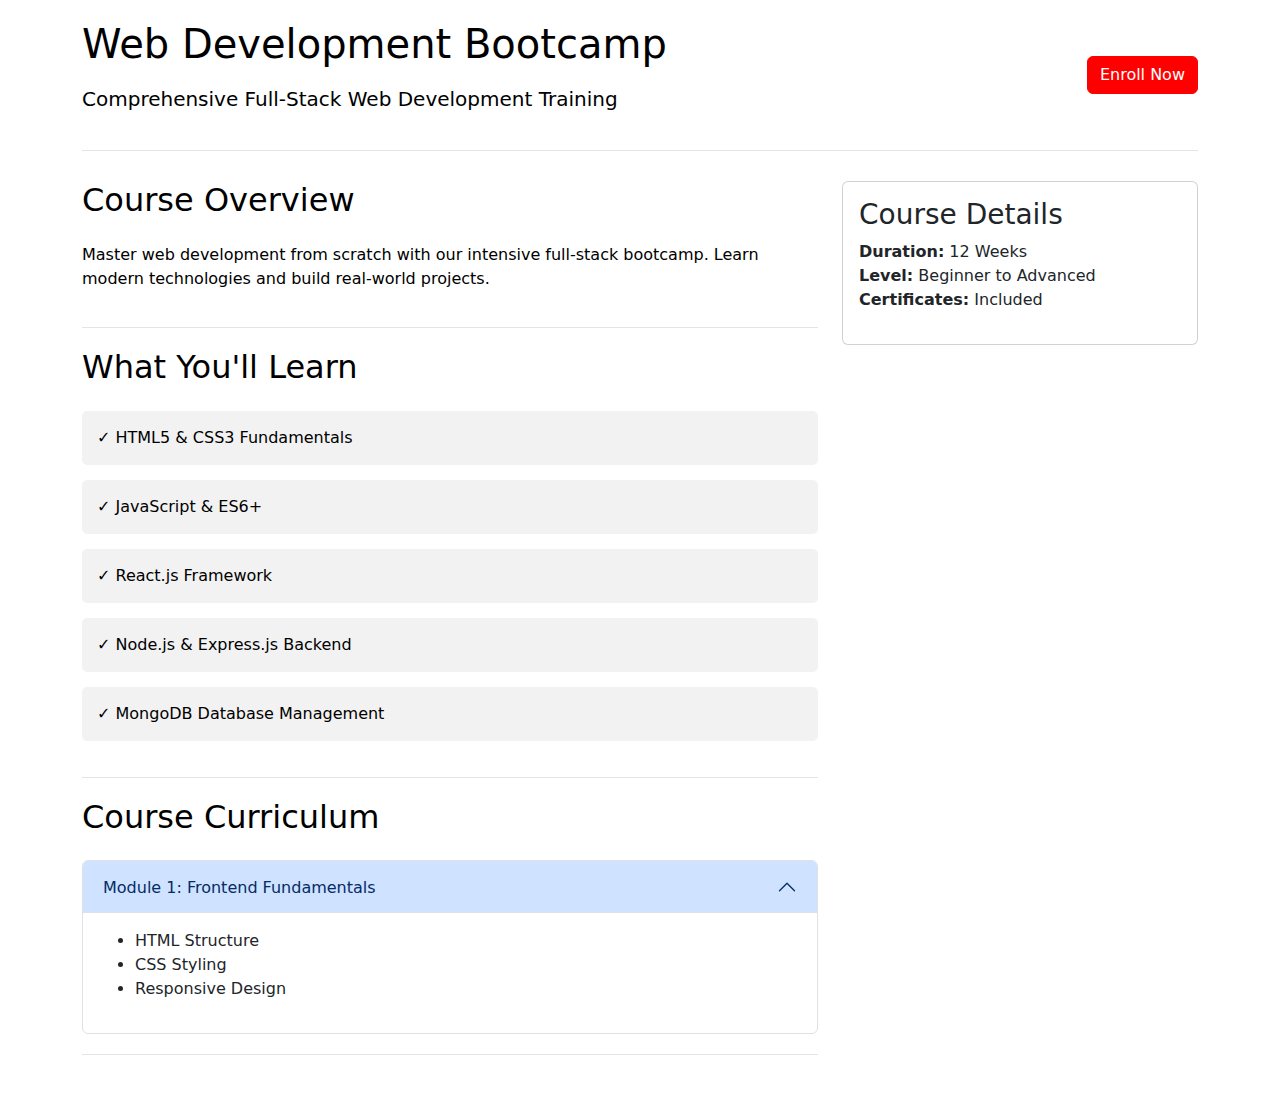
<file: publicSite/courseDetails.html>
<!DOCTYPE html>
<html lang="en">
<head>
    <meta charset="UTF-8">
    <meta name="viewport" content="width=device-width, initial-scale=1.0">
    <title>Course Details</title>
    <!-- Bootstrap CSS -->
    <link href="https://cdn.jsdelivr.net/npm/bootstrap@5.3.2/dist/css/bootstrap.min.css" rel="stylesheet">
    <style>
        body {
            background-color: white;
            color: black;
        }
        .course-header {
            background-color: white;
            border-bottom: 1px solid rgba(0,0,0,0.1);
            padding: 20px 0;
        }
        .course-content {
            padding: 30px 0;
        }
        .btn-primary {
            background-color: red;
            border-color: red;
        }
        .btn-primary:hover {
            background-color: darkred;
            border-color: darkred;
        }
        .course-section {
            margin-bottom: 20px;
            border-bottom: 1px solid rgba(0,0,0,0.1);
            padding-bottom: 20px;
        }
        .course-feature {
            background-color: rgba(0,0,0,0.05);
            padding: 15px;
            border-radius: 5px;
            margin-bottom: 15px;
        }
    </style>
</head>
<body>
    <div class="container">
        <div class="course-header">
            <div class="row align-items-center">
                <div class="col-md-8">
                    <h1 class="mb-3">Web Development Bootcamp</h1>
                    <p class="lead">Comprehensive Full-Stack Web Development Training</p>
                </div>
                <div class="col-md-4 text-end">
                    <button class="btn btn-primary">Enroll Now</button>
                </div>
            </div>
        </div>

        <div class="course-content">
            <div class="row">
                <div class="col-md-8">
                    <div class="course-section">
                        <h2 class="mb-4">Course Overview</h2>
                        <p>Master web development from scratch with our intensive full-stack bootcamp. Learn modern technologies and build real-world projects.</p>
                    </div>

                    <div class="course-section">
                        <h2 class="mb-4">What You'll Learn</h2>
                        <ul class="list-unstyled">
                            <li class="course-feature">✓ HTML5 & CSS3 Fundamentals</li>
                            <li class="course-feature">✓ JavaScript & ES6+</li>
                            <li class="course-feature">✓ React.js Framework</li>
                            <li class="course-feature">✓ Node.js & Express.js Backend</li>
                            <li class="course-feature">✓ MongoDB Database Management</li>
                        </ul>
                    </div>

                    <div class="course-section">
                        <h2 class="mb-4">Course Curriculum</h2>
                        <div class="accordion" id="curriculumAccordion">
                            <div class="accordion-item">
                                <h2 class="accordion-header">
                                    <button class="accordion-button" type="button" data-bs-toggle="collapse" data-bs-target="#moduleOne">
                                        Module 1: Frontend Fundamentals
                                    </button>
                                </h2>
                                <div id="moduleOne" class="accordion-collapse collapse show">
                                    <div class="accordion-body">
                                        <ul>
                                            <li>HTML Structure</li>
                                            <li>CSS Styling</li>
                                            <li>Responsive Design</li>
                                        </ul>
                                    </div>
                                </div>
                            </div>
                        </div>
                    </div>
                </div>

                <div class="col-md-4">
                    <div class="card">
                        <div class="card-body">
                            <h3 class="card-title">Course Details</h3>
                            <ul class="list-unstyled">
                                <li><strong>Duration:</strong> 12 Weeks</li>
                                <li><strong>Level:</strong> Beginner to Advanced</li>
                                <li><strong>Certificates:</strong> Included</li>
                            </ul>
                        </div>
                    </div>
                </div>
            </div>
        </div>
    </div>

    <!-- Bootstrap JS and Popper.js -->
    <script src="https://cdn.jsdelivr.net/npm/@popperjs/core@2.11.8/dist/umd/popper.min.js"></script>
    <script src="https://cdn.jsdelivr.net/npm/bootstrap@5.3.2/dist/js/bootstrap.min.js"></script>
</body>
</html>
</file>
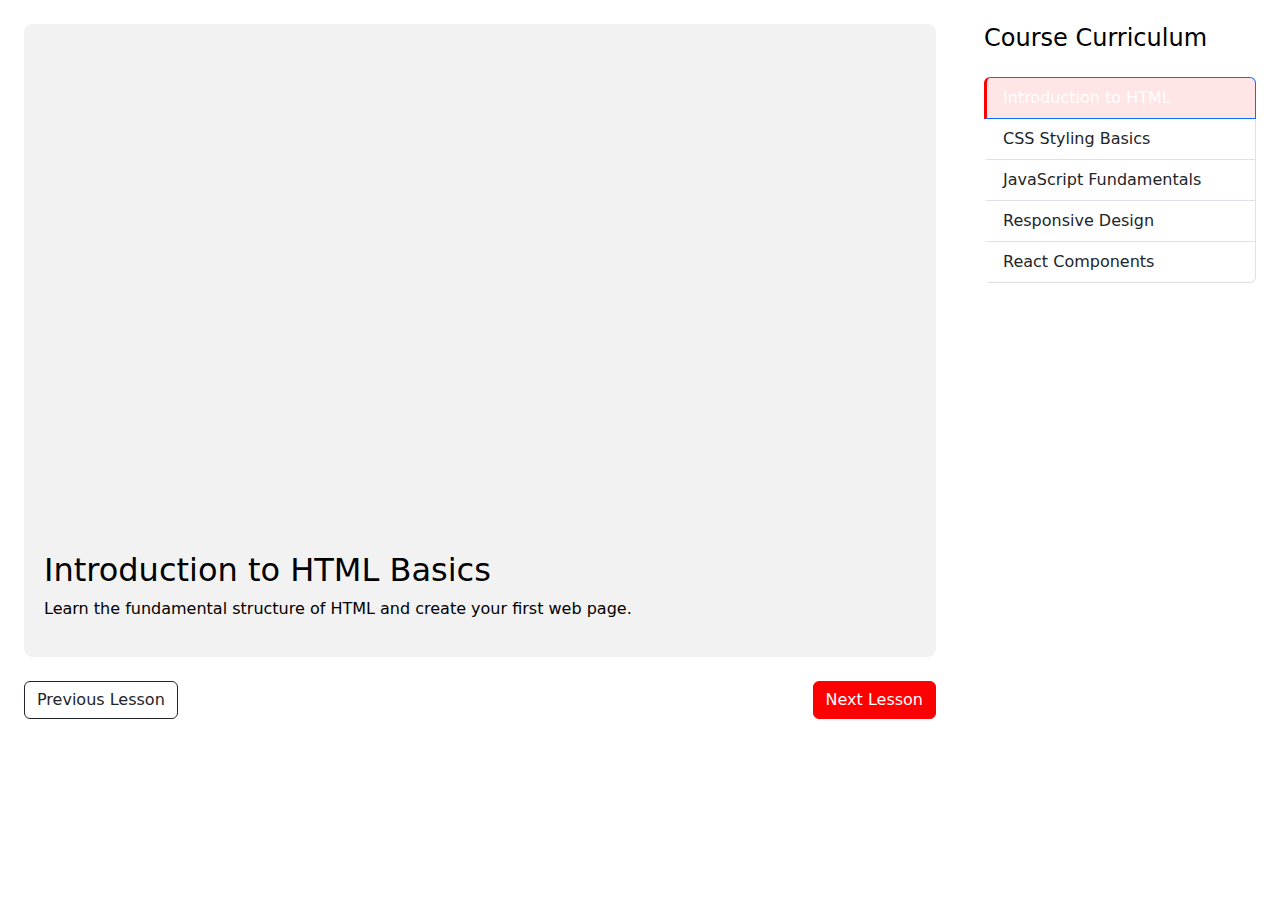
<file: publicSite/courseVideos.html>
<!DOCTYPE html>
<html lang="en">
<head>
    <meta charset="UTF-8">
    <meta name="viewport" content="width=device-width, initial-scale=1.0">
    <title>Web Development Course - Video Lessons</title>
    <link href="https://cdn.jsdelivr.net/npm/bootstrap@5.3.2/dist/css/bootstrap.min.css" rel="stylesheet">
    <style>
        body {
            background-color: white;
            color: black;
        }
        .video-container {
            background-color: rgba(0,0,0,0.05);
            padding: 20px;
            border-radius: 8px;
        }
        .lesson-list .list-group-item {
            background-color: white;
            border-left: 3px solid transparent;
            transition: all 0.3s ease;
        }
        .lesson-list .list-group-item.active {
            border-left-color: red;
            background-color: rgba(255,0,0,0.1);
        }
        .btn-primary {
            background-color: red;
            border-color: red;
        }
        .btn-primary:hover {
            background-color: darkred;
            border-color: darkred;
        }
    </style>
</head>
<body>
    <div class="container-fluid">
        <div class="row">
            <div class="col-md-9 p-4">
                <div class="video-container mb-4">
                    <div class="ratio ratio-16x9">
                        <iframe src="https://www.youtube.com/embed/dQw4w9WgXcQ" allowfullscreen></iframe>
                    </div>
                    <h2 class="mt-3">Introduction to HTML Basics</h2>
                    <p>Learn the fundamental structure of HTML and create your first web page.</p>
                </div>
                <div class="d-flex justify-content-between mb-3">
                    <button class="btn btn-outline-dark">Previous Lesson</button>
                    <button class="btn btn-primary">Next Lesson</button>
                </div>
            </div>
            <div class="col-md-3 bg-white p-4 lesson-list">
                <h4 class="mb-4">Course Curriculum</h4>
                <div class="list-group">
                    <a href="#" class="list-group-item list-group-item-action active">
                        Introduction to HTML
                    </a>
                    <a href="#" class="list-group-item list-group-item-action">
                        CSS Styling Basics
                    </a>
                    <a href="#" class="list-group-item list-group-item-action">
                        JavaScript Fundamentals
                    </a>
                    <a href="#" class="list-group-item list-group-item-action">
                        Responsive Design
                    </a>
                    <a href="#" class="list-group-item list-group-item-action">
                        React Components
                    </a>
                </div>
            </div>
        </div>
    </div>

    <script src="https://cdn.jsdelivr.net/npm/bootstrap@5.3.2/dist/js/bootstrap.bundle.min.js"></script>
</body>
</html>
</file>
<file: publicSite/assets/css/main.css>
/**
* Template Name: iLanding
* Template URL: https://bootstrapmade.com/ilanding-bootstrap-landing-page-template/
* Updated: Nov 12 2024 with Bootstrap v5.3.3
* Author: BootstrapMade.com
* License: https://bootstrapmade.com/license/
*/

/*--------------------------------------------------------------
# Font & Color Variables
# Help: https://bootstrapmade.com/color-system/
--------------------------------------------------------------*/
/* Fonts */
:root {
  --default-font: "Roboto",  system-ui, -apple-system, "Segoe UI", Roboto, "Helvetica Neue", Arial, "Noto Sans", "Liberation Sans", sans-serif, "Apple Color Emoji", "Segoe UI Emoji", "Segoe UI Symbol", "Noto Color Emoji";
  --heading-font: "Nunito",  sans-serif;
  --nav-font: "Inter",  sans-serif;
}

/* Global Colors - The following color variables are used throughout the website. Updating them here will change the color scheme of the entire website */
:root { 
  --background-color: #ffffff; /* Background color for the entire website, including individual sections */
  --default-color: #212529; /* Default color used for the majority of the text content across the entire website */
  --heading-color: #2d465e; /* Color for headings, subheadings and title throughout the website */
  --accent-color: #EB4747; /* Accent color that represents your brand on the website. It's used for buttons, links, and other elements that need to stand out */
  --surface-color: #ffffff; /* The surface color is used as a background of boxed elements within sections, such as cards, icon boxes, or other elements that require a visual separation from the global background. */
  --contrast-color: #ffffff; /* Contrast color for text, ensuring readability against backgrounds of accent, heading, or default colors. */
  --greened-color:#A7D477;
}

/* Nav Menu Colors - The following color variables are used specifically for the navigation menu. They are separate from the global colors to allow for more customization options */
:root {
  --nav-color: #212529;  /* The default color of the main navmenu links */
  --nav-hover-color: #A7D477; /* Applied to main navmenu links when they are hovered over or active */
  --nav-mobile-background-color: #ffffff; /* Used as the background color for mobile navigation menu */
  --nav-dropdown-background-color: #ffffff; /* Used as the background color for dropdown items that appear when hovering over primary navigation items */
  --nav-dropdown-color: #212529; /* Used for navigation links of the dropdown items in the navigation menu. */
  --nav-dropdown-hover-color: #A7D477; /* Similar to --nav-hover-color, this color is applied to dropdown navigation links when they are hovered over. */
}

/* Color Presets - These classes override global colors when applied to any section or element, providing reuse of the sam color scheme. */

.light-background {
  --background-color: #f3f9ff;
  --surface-color: #ffffff;
}

.dark-background {
  --background-color: #0d83fd;
  --default-color: #ffffff;
  --heading-color: #ffffff;
  --surface-color: #409dfd;
  --contrast-color: #ffffff;
}

/* Smooth scroll */
:root {
  scroll-behavior: smooth;
}

/*--------------------------------------------------------------
# General Styling & Shared Classes
--------------------------------------------------------------*/
body {
  color: var(--default-color);
  background-color: var(--background-color);
  font-family: var(--default-font);
}

a {
  color: var(--accent-color);
  text-decoration: none;
  transition: 0.3s;
}

a:hover {
  color: color-mix(in srgb, var(--accent-color), transparent 25%);
  text-decoration: none;
}

h1,
h2,
h3,
h4,
h5,
h6 {
  color: var(--heading-color);
  font-family: var(--heading-font);
}

/* PHP Email Form Messages
------------------------------*/
.php-email-form .error-message {
  display: none;
  background: #df1529;
  color: #ffffff;
  text-align: left;
  padding: 15px;
  margin-bottom: 24px;
  font-weight: 600;
}

.php-email-form .sent-message {
  display: none;
  color: #ffffff;
  background: #059652;
  text-align: center;
  padding: 15px;
  margin-bottom: 24px;
  font-weight: 600;
}

.php-email-form .loading {
  display: none;
  background: var(--surface-color);
  text-align: center;
  padding: 15px;
  margin-bottom: 24px;
}

.php-email-form .loading:before {
  content: "";
  display: inline-block;
  border-radius: 50%;
  width: 24px;
  height: 24px;
  margin: 0 10px -6px 0;
  border: 3px solid var(--accent-color);
  border-top-color: var(--surface-color);
  animation: php-email-form-loading 1s linear infinite;
}

@keyframes php-email-form-loading {
  0% {
    transform: rotate(0deg);
  }

  100% {
    transform: rotate(360deg);
  }
}

/*--------------------------------------------------------------
# Global Header
--------------------------------------------------------------*/
.header {
  --background-color: rgba(255, 255, 255, 0);
  color: var(--default-color);
  background-color: var(--background-color);
  padding: 20px 0;
  transition: all 0.5s;
  z-index: 997;
}

.header .header-container {
  background: var(--surface-color);
  border-radius: 50px;
  padding: 5px 25px;
  box-shadow: 0px 2px 15px rgba(0, 0, 0, 0.1);
}

.scrolled .header .header-container {
  background: color-mix(in srgb, var(--surface-color), transparent 5%);
}

.header .logo {
  line-height: 1;
  padding-left: 5px;
}

.header .logo img {
  max-height: 36px;
  margin-right: 8px;
}

.header .logo h1 {
  font-size: 24px;
  margin: 0;
  font-weight: 500;
  color: var(--heading-color);
}

.header .btn-getstarted,
.header .btn-getstarted:focus {
  color: var(--contrast-color);
  background: var(--accent-color);
  font-size: 14px;
  padding: 8px 20px;
  margin: 0 0 0 30px;
  border-radius: 50px;
  transition: 0.3s;
}

.header .btn-getstarted:hover,
.header .btn-getstarted:focus:hover {
  color: var(--contrast-color);
  background: color-mix(in srgb, var(--accent-color), transparent 15%);
}

@media (max-width: 1200px) {
  .header {
    padding-top: 10px;
  }

  .header .header-container {
    margin-left: 10px;
    margin-right: 10px;
    padding: 10px 5px 10px 15px;
  }

  .header .logo {
    order: 1;
  }

  .header .btn-getstarted {
    order: 2;
    margin: 0 10px 0 0;
    padding: 6px 15px;
  }

  .header .navmenu {
    order: 3;
  }
}

/*--------------------------------------------------------------
# Navigation Menu
--------------------------------------------------------------*/
/* Navmenu - Desktop */
@media (min-width: 1200px) {
  .navmenu {
    padding: 0;
  }

  .navmenu ul {
    margin: 0;
    padding: 0;
    display: flex;
    list-style: none;
    align-items: center;
  }

  .navmenu li {
    position: relative;
  }

  .navmenu a,
  .navmenu a:focus {
    color: var(--nav-color);
    padding: 18px 15px;
    font-size: 16px;
    font-family: var(--nav-font);
    font-weight: 400;
    display: flex;
    align-items: center;
    justify-content: space-between;
    white-space: nowrap;
    transition: 0.3s;
  }

  .navmenu a i,
  .navmenu a:focus i {
    font-size: 12px;
    line-height: 0;
    margin-left: 5px;
    transition: 0.3s;
  }

  .navmenu li:last-child a {
    padding-right: 0;
  }

  .navmenu li:hover>a,
  .navmenu .active,
  .navmenu .active:focus {
    color: var(--nav-hover-color);
  }

  .navmenu .dropdown ul {
    margin: 0;
    padding: 10px 0;
    background: var(--nav-dropdown-background-color);
    display: block;
    position: absolute;
    visibility: hidden;
    left: 14px;
    top: 130%;
    opacity: 0;
    transition: 0.3s;
    border-radius: 4px;
    z-index: 99;
    box-shadow: 0px 0px 30px rgba(0, 0, 0, 0.1);
  }

  .navmenu .dropdown ul li {
    min-width: 200px;
  }

  .navmenu .dropdown ul a {
    padding: 10px 20px;
    font-size: 15px;
    text-transform: none;
    color: var(--nav-dropdown-color);
  }

  .navmenu .dropdown ul a i {
    font-size: 12px;
  }

  .navmenu .dropdown ul a:hover,
  .navmenu .dropdown ul .active:hover,
  .navmenu .dropdown ul li:hover>a {
    color: var(--nav-dropdown-hover-color);
  }

  .navmenu .dropdown:hover>ul {
    opacity: 1;
    top: 100%;
    visibility: visible;
  }

  .navmenu .dropdown .dropdown ul {
    top: 0;
    left: -90%;
    visibility: hidden;
  }

  .navmenu .dropdown .dropdown:hover>ul {
    opacity: 1;
    top: 0;
    left: -100%;
    visibility: visible;
  }
}

/* Navmenu - Mobile */
@media (max-width: 1199px) {
  .mobile-nav-toggle {
    color: var(--nav-color);
    font-size: 28px;
    line-height: 0;
    margin-right: 10px;
    cursor: pointer;
    transition: color 0.3s;
  }

  .navmenu {
    padding: 0;
    z-index: 9997;
  }

  .navmenu ul {
    display: none;
    list-style: none;
    position: absolute;
    inset: 60px 20px 20px 20px;
    padding: 10px 0;
    margin: 0;
    border-radius: 6px;
    background-color: var(--nav-mobile-background-color);
    overflow-y: auto;
    transition: 0.3s;
    z-index: 9998;
    box-shadow: 0px 0px 30px rgba(0, 0, 0, 0.1);
  }

  .navmenu a,
  .navmenu a:focus {
    color: var(--nav-dropdown-color);
    padding: 10px 20px;
    font-family: var(--nav-font);
    font-size: 17px;
    font-weight: 500;
    display: flex;
    align-items: center;
    justify-content: space-between;
    white-space: nowrap;
    transition: 0.3s;
  }

  .navmenu a i,
  .navmenu a:focus i {
    font-size: 12px;
    line-height: 0;
    margin-left: 5px;
    width: 30px;
    height: 30px;
    display: flex;
    align-items: center;
    justify-content: center;
    border-radius: 50%;
    transition: 0.3s;
    background-color: color-mix(in srgb, var(--accent-color), transparent 90%);
  }

  .navmenu a i:hover,
  .navmenu a:focus i:hover {
    background-color: var(--accent-color);
    color: var(--contrast-color);
  }

  .navmenu a:hover,
  .navmenu .active,
  .navmenu .active:focus {
    color: var(--nav-dropdown-hover-color);
  }

  .navmenu .active i,
  .navmenu .active:focus i {
    background-color: var(--accent-color);
    color: var(--contrast-color);
    transform: rotate(180deg);
  }

  .navmenu .dropdown ul {
    position: static;
    display: none;
    z-index: 99;
    padding: 10px 0;
    margin: 10px 20px;
    background-color: var(--nav-dropdown-background-color);
    border: 1px solid color-mix(in srgb, var(--default-color), transparent 90%);
    box-shadow: none;
    transition: all 0.5s ease-in-out;
  }

  .navmenu .dropdown ul ul {
    background-color: rgba(33, 37, 41, 0.1);
  }

  .navmenu .dropdown>.dropdown-active {
    display: block;
    background-color: rgba(33, 37, 41, 0.03);
  }

  .mobile-nav-active {
    overflow: hidden;
  }

  .mobile-nav-active .mobile-nav-toggle {
    color: #fff;
    position: absolute;
    font-size: 32px;
    top: 15px;
    right: 15px;
    margin-right: 0;
    z-index: 9999;
  }

  .mobile-nav-active .navmenu {
    position: fixed;
    overflow: hidden;
    inset: 0;
    background: rgba(33, 37, 41, 0.8);
    transition: 0.3s;
  }

  .mobile-nav-active .navmenu>ul {
    display: block;
  }
}

/*--------------------------------------------------------------
# Global Footer
--------------------------------------------------------------*/
.footer {
  color: var(--default-color);
  background-color: var(--background-color);
  font-size: 14px;
  position: relative;
}

.footer .footer-top {
  padding-top: 50px;
}

.footer .footer-about .logo {
  line-height: 1;
  margin-bottom: 25px;
}

.footer .footer-about .logo img {
  max-height: 40px;
  margin-right: 6px;
}

.footer .footer-about .logo span {
  color: var(--heading-color);
  font-family: var(--heading-font);
  font-size: 26px;
  font-weight: 700;
  letter-spacing: 1px;
}

.footer .footer-about p {
  font-size: 14px;
  font-family: var(--heading-font);
}

.footer .social-links a {
  display: flex;
  align-items: center;
  justify-content: center;
  width: 40px;
  height: 40px;
  border-radius: 50%;
  border: 1px solid color-mix(in srgb, var(--default-color), transparent 50%);
  font-size: 16px;
  color: color-mix(in srgb, var(--default-color), transparent 20%);
  margin-right: 10px;
  transition: 0.3s;
}

.footer .social-links a:hover {
  color: var(--accent-color);
  border-color: var(--accent-color);
}

.footer h4 {
  font-size: 16px;
  font-weight: bold;
  position: relative;
  padding-bottom: 12px;
}

.footer .footer-links {
  margin-bottom: 30px;
}

.footer .footer-links ul {
  list-style: none;
  padding: 0;
  margin: 0;
}

.footer .footer-links ul i {
  padding-right: 2px;
  font-size: 12px;
  line-height: 0;
}

.footer .footer-links ul li {
  padding: 10px 0;
  display: flex;
  align-items: center;
}

.footer .footer-links ul li:first-child {
  padding-top: 0;
}

.footer .footer-links ul a {
  color: color-mix(in srgb, var(--default-color), transparent 30%);
  display: inline-block;
  line-height: 1;
}

.footer .footer-links ul a:hover {
  color: var(--accent-color);
}

.footer .footer-contact p {
  margin-bottom: 5px;
}

.footer .copyright {
  padding: 25px 0;
  border-top: 1px solid color-mix(in srgb, var(--default-color), transparent 90%);
}

.footer .copyright p {
  margin-bottom: 0;
}

.footer .credits {
  margin-top: 8px;
  font-size: 13px;
}

/*--------------------------------------------------------------
# Scroll Top Button
--------------------------------------------------------------*/
.scroll-top {
  position: fixed;
  visibility: hidden;
  opacity: 0;
  right: 15px;
  bottom: -15px;
  z-index: 99999;
  background-color: var(--accent-color);
  width: 44px;
  height: 44px;
  border-radius: 50px;
  transition: all 0.4s;
}

.scroll-top i {
  font-size: 24px;
  color: var(--contrast-color);
  line-height: 0;
}

.scroll-top:hover {
  background-color: color-mix(in srgb, var(--accent-color), transparent 20%);
  color: var(--contrast-color);
}

.scroll-top.active {
  visibility: visible;
  opacity: 1;
  bottom: 15px;
}

/*--------------------------------------------------------------
# Disable aos animation delay on mobile devices
--------------------------------------------------------------*/
@media screen and (max-width: 768px) {
  [data-aos-delay] {
    transition-delay: 0 !important;
  }
}

/*--------------------------------------------------------------
# Global Page Titles & Breadcrumbs
--------------------------------------------------------------*/
.page-title {
  color: var(--default-color);
  background-color: var(--background-color);
  padding: 170px 0 80px 0;
  text-align: center;
  position: relative;
}

.page-title h1 {
  font-size: 42px;
  font-weight: 700;
  margin-bottom: 10px;
}

.page-title .breadcrumbs ol {
  display: flex;
  flex-wrap: wrap;
  list-style: none;
  justify-content: center;
  padding: 0;
  margin: 0;
  font-size: 16px;
  font-weight: 400;
}

.page-title .breadcrumbs ol li+li {
  padding-left: 10px;
}

.page-title .breadcrumbs ol li+li::before {
  content: "/";
  display: inline-block;
  padding-right: 10px;
  color: color-mix(in srgb, var(--default-color), transparent 70%);
}

/*--------------------------------------------------------------
# Global Sections
--------------------------------------------------------------*/
section,
.section {
  color: var(--default-color);
  background-color: var(--background-color);
  padding: 60px 0;
  scroll-margin-top: 90px;
  overflow: clip;
}

@media (max-width: 1199px) {

  section,
  .section {
    scroll-margin-top: 66px;
  }
}

/*--------------------------------------------------------------
# Global Section Titles
--------------------------------------------------------------*/
.section-title {
  text-align: center;
  padding-bottom: 60px;
  position: relative;
}

.section-title h2 {
  font-size: 32px;
  font-weight: 700;
  margin-bottom: 20px;
  padding-bottom: 20px;
  position: relative;
}

.section-title h2:after {
  content: "";
  position: absolute;
  display: block;
  width: 50px;
  height: 3px;
  background: var(--accent-color);
  left: 0;
  right: 0;
  bottom: 0;
  margin: auto;
}

.section-title p {
  margin-bottom: 0;
}

/*--------------------------------------------------------------
# Hero Section
--------------------------------------------------------------*/
.hero {
  position: relative;
  padding-top: 160px;
  background: linear-gradient(135deg, color-mix(in srgb, var(--greened-color), transparent 95%) 50%, color-mix(in srgb, var(--greened-color), transparent 98%) 25%, transparent 50%);
}

.hero::before {
  content: "";
  position: absolute;
  top: 0;
  left: 0;
  width: 100%;
  height: 100%;
  background: radial-gradient(circle at 90% 10%, color-mix(in srgb, var(--accent-color), transparent 92%), transparent 40%);
  pointer-events: none;
}

.hero .hero-content {
  position: relative;
  z-index: 1;
}

.hero .hero-content h1 {
  font-size: 3.5rem;
  font-weight: 700;
  line-height: 1.2;
  margin-bottom: 1.5rem;
}

.hero .hero-content h1 .accent-text {
  color: var(--greened-color);
}

@media (max-width: 992px) {
  .hero .hero-content {
    text-align: center;
    margin-bottom: 3rem;
  }

  .hero .hero-content h1 {
    font-size: 2.5rem;
  }

  .hero .hero-content .hero-buttons {
    justify-content: center;
  }
}

@media (max-width: 575px) {
  .hero .hero-content h1 {
    font-size: 2rem;
  }
}

.hero .company-badge {
  display: inline-flex;
  align-items: center;
  padding: 0.5rem 1rem;
  background-color: color-mix(in srgb, var(--greened-color), transparent 92%);
  border-radius: 50px;
  color: var(--greened-color);
  font-weight: 500;
}

.hero .company-badge i {
  font-size: 1.25rem;
}

.hero .btn-primary {
  background-color: var(--accent-color);
  border-color: var(--accent-color);
  color: var(--contrast-color);
  padding: 0.75rem 2.5rem;
  border-radius: 50px;
  font-weight: 500;
  transition: all 0.3s ease;
}

.hero .btn-primary:hover {
  background-color: color-mix(in srgb, var(--accent-color), black 20%);
  border-color: color-mix(in srgb, var(--accent-color), black 20%);
}

.hero .btn-link {
  color: var(--greened-color);
  text-decoration: none;
  font-weight: 500;
  transition: all 0.3s ease;
}

.hero .btn-link:hover {
  color: var(--greened-color);
}

.hero .btn-link i {
  font-size: 1.5rem;
  vertical-align: middle;
}

.hero .hero-image {
  position: relative;
  text-align: center;
  z-index: 1;
}

.hero .hero-image img {
  max-width: 100%;
  height: auto;
}

.hero .customers-badge {
  position: absolute;
  bottom: 10px;
  right: 30px;
  background-color: var(--surface-color);
  padding: 1rem;
  border-radius: 10px;
  box-shadow: 0 5px 20px rgba(0, 0, 0, 0.1);
  max-width: 300px;
  animation: float-badge 3s ease-in-out infinite;
  will-change: transform;
}

.hero .customers-badge .customer-avatars {
  display: flex;
  align-items: center;
  margin-bottom: 0.5rem;
}

.hero .customers-badge .avatar {
  width: 35px;
  height: 35px;
  border-radius: 50%;
  border: 2px solid var(--surface-color);
  margin-left: -8px;
}

.hero .customers-badge .avatar:first-child {
  margin-left: 0;
}

.hero .customers-badge .avatar.more {
  background-color: var(--accent-color);
  color: var(--contrast-color);
  display: flex;
  align-items: center;
  justify-content: center;
  font-size: 0.75rem;
  font-weight: 600;
}

.hero .customers-badge p {
  font-size: 0.875rem;
  color: color-mix(in srgb, var(--default-color), transparent 40%);
}

@media (max-width: 992px) {
  .hero .customers-badge {
    position: static;
    margin: 1rem auto;
    max-width: 250px;
  }
}

.hero .stats-row {
  position: relative;
  z-index: 1;
  margin-top: 5rem;
  background-color: var(--surface-color);
  border-radius: 20px;
  box-shadow: 0 5px 15px rgba(0, 0, 0, 0.05);
  padding-bottom: 2rem;
}

.hero .stat-item {
  display: flex;
  align-items: center;
  gap: 1rem;
  padding: 2rem;
}

.hero .stat-item .stat-icon {
  flex-shrink: 0;
  width: 64px;
  height: 64px;
  display: flex;
  align-items: center;
  justify-content: center;
  background-color: color-mix(in srgb, var(--accent-color), transparent 92%);
  border-radius: 50px;
  transition: 0.3s;
}

.hero .stat-item .stat-icon i {
  font-size: 1.5rem;
  color: var(--accent-color);
}

.hero .stat-item:hover .stat-icon {
  background-color: var(--accent-color);
}

.hero .stat-item:hover .stat-icon i {
  color: var(--contrast-color);
}

.hero .stat-item .stat-content {
  flex-grow: 1;
}

.hero .stat-item .stat-content h4 {
  font-size: 1.25rem;
  margin-bottom: 0.25rem;
  font-weight: 600;
}

.hero .stat-item .stat-content p {
  font-size: 0.875rem;
  color: color-mix(in srgb, var(--default-color), transparent 40%);
  margin: 0;
}

@media (max-width: 575px) {
  .hero .stat-item {
    padding: 1.5rem;
  }
}

@keyframes float-badge {
  0% {
    transform: translateY(0);
  }

  50% {
    transform: translateY(-10px);
  }

  100% {
    transform: translateY(0);
  }
}

/*--------------------------------------------------------------
# About Section
--------------------------------------------------------------*/
.about .about-meta {
  color: var(--accent-color);
  font-weight: 600;
  margin-bottom: 1rem;
  display: inline-block;
}

.about .about-title {
  font-size: 1.75rem;
  margin-bottom: 1rem;
  line-height: 1.2;
  font-weight: 700;
}

@media (max-width: 992px) {
  .about .about-title {
    font-size: 2rem;
  }
}

.about .about-description {
  margin-bottom: 2rem;
  color: color-mix(in srgb, var(--default-color), transparent 20%);
}

.about .feature-list-wrapper {
  margin-bottom: 2rem;
}

.about .feature-list {
  list-style: none;
  padding: 0;
  margin: 0;
}

.about .feature-list li {
  display: flex;
  align-items: center;
  gap: 0.75rem;
  margin-bottom: 1rem;
  font-size: 1rem;
}

.about .feature-list li i {
  color: var(--accent-color);
  font-size: 1.25rem;
}

.about .profile .profile-image {
  width: 60px;
  height: 60px;
  border-radius: 50%;
  object-fit: cover;
}

.about .profile .profile-name {
  font-size: 1.125rem;
  margin: 0;
}

.about .profile .profile-position {
  color: var(--accent-color);
  margin: 0;
  font-size: 0.875rem;
}

.about .contact-info {
  padding: 1rem 1.5rem;
  background-color: var(--surface-color);
  border-radius: 0.5rem;
  box-shadow: 0 0 15px rgba(0, 0, 0, 0.06);
}

.about .contact-info i {
  color: var(--accent-color);
  font-size: 1.5rem;
}

.about .contact-info .contact-label {
  color: color-mix(in srgb, var(--default-color), transparent 30%);
  font-size: 0.875rem;
  margin: 0;
}

.about .contact-info .contact-number {
  font-weight: 600;
  margin: 0;
}

.about .image-wrapper {
  position: relative;
}

@media (max-width: 992px) {
  .about .image-wrapper {
    padding-left: 0;
    margin-top: 3rem;
    display: flex;
    flex-direction: column;
    gap: 2rem;
  }
}

@media (max-width: 992px) {
  .about .image-wrapper .images {
    display: flex;
    flex-direction: column;
    gap: 1.5rem;
  }
}

@media (max-width: 992px) {
  .about .image-wrapper .main-image {
    margin-left: 0;
  }
}

.about .image-wrapper .small-image {
  position: absolute;
  top: 20%;
  left: -10%;
  width: 45%;
  border: 8px solid var(--surface-color);
}

@media (max-width: 992px) {
  .about .image-wrapper .small-image {
    position: static;
    width: 100%;
    margin: 0 auto;
    border: 0;
  }
}

.about .image-wrapper .experience-badge {
  position: absolute;
  bottom: 5%;
  right: 5%;
  background-color: var(--accent-color);
  color: var(--contrast-color);
  padding: 1.5rem;
  border-radius: 0.5rem;
  text-align: center;
  min-width: 200px;
  animation: experience-float 3s ease-in-out infinite;
}

@media (max-width: 992px) {
  .about .image-wrapper .experience-badge {
    position: static;
    width: fit-content;
    margin: 0 auto;
  }
}

.about .image-wrapper .experience-badge h3 {
  color: var(--contrast-color);
  font-size: 2.5rem;
  margin: 0;
  line-height: 0.5;
}

.about .image-wrapper .experience-badge h3 span {
  font-size: 1rem;
  display: inline-block;
  margin-left: 0.25rem;
}

.about .image-wrapper .experience-badge p {
  margin: 0.5rem 0 0;
  font-size: 0.875rem;
}

@keyframes experience-float {
  0% {
    transform: translateY(0);
  }

  50% {
    transform: translateY(-10px);
  }

  100% {
    transform: translateY(0);
  }
}

/*--------------------------------------------------------------
# Features Section
--------------------------------------------------------------*/
.features .nav-tabs {
  border: 0;
  background-color: color-mix(in srgb, var(--default-color), transparent 96%);
  display: inline-flex;
  align-items: center;
  justify-content: center;
  border-radius: 50px;
  padding: 6px;
  width: auto;
}

.features .nav-item {
  margin: 0;
  padding: 0 5px 0 0;
}

.features .nav-item:last-child {
  padding-right: 0;
}

.features .nav-link {
  background-color: none;
  color: var(--heading-color);
  padding: 10px 30px;
  transition: 0.3s;
  border-radius: 50px;
  display: flex;
  align-items: center;
  justify-content: center;
  cursor: pointer;
  height: 100%;
  border: 0;
  margin: 0;
}

@media (max-width: 468px) {
  .features .nav-link {
    padding: 8px 20px;
  }
}

.features .nav-link i {
  padding-right: 15px;
  font-size: 48px;
}

.features .nav-link h4 {
  font-size: 14px;
  font-weight: 500;
  margin: 0;
}

.features .nav-link:hover {
  border-color: color-mix(in srgb, var(--default-color), transparent 80%);
}

.features .nav-link:hover h4 {
  color: var(--accent-color);
}

.features .nav-link.active {
  background-color: var(--accent-color);
  border-color: var(--accent-color);
}

.features .nav-link.active h4 {
  color: var(--contrast-color);
}

.features .tab-content {
  margin-top: 30px;
}

.features .tab-pane h3 {
  color: var(--heading-color);
  font-weight: 700;
  font-size: 32px;
  position: relative;
  margin-bottom: 20px;
  padding-bottom: 20px;
}

.features .tab-pane h3:after {
  content: "";
  position: absolute;
  display: block;
  width: 60px;
  height: 3px;
  background: var(--accent-color);
  left: 0;
  bottom: 0;
}

.features .tab-pane ul {
  list-style: none;
  padding: 0;
}

.features .tab-pane ul li {
  padding-top: 10px;
}

.features .tab-pane ul i {
  font-size: 20px;
  padding-right: 4px;
  color: var(--accent-color);
}

.features .tab-pane p:last-child {
  margin-bottom: 0;
}

/*--------------------------------------------------------------
# Features Cards Section
--------------------------------------------------------------*/
.features-cards {
  --default-color: #555;
  --heading-color: #333;
}

.features-cards .feature-box {
  height: 100%;
  padding: 40px 30px;
  border-radius: 10px;
}

.features-cards .feature-box i {
  font-size: 44px;
  display: inline-block;
  line-height: 0;
  color: var(--accent-color);
  margin-bottom: 20px;
}

.features-cards .feature-box h4 {
  font-size: 20px;
  font-weight: 700;
  margin: 0 0 10px 0;
}

.features-cards .feature-box p {
  font-size: 15px;
  margin-bottom: 0;
}

.features-cards .feature-box.orange {
  background-color: #fff3e2;
}

.features-cards .feature-box.orange i {
  color: #edb86e;
}

.features-cards .feature-box.blue {
  background-color: #deedfd;
}

.features-cards .feature-box.blue i {
  color: #20a5f8;
}

.features-cards .feature-box.green {
  background-color: #d5f1e4;
}

.features-cards .feature-box.green i {
  color: #48c88a;
}

.features-cards .feature-box.red {
  background-color: #fdeded;
}

.features-cards .feature-box.red i {
  color: #f28484;
}

/*--------------------------------------------------------------
# Features 2 Section
--------------------------------------------------------------*/
.features-2 .feature-item .feature-icon {
  width: 60px;
  height: 60px;
  display: flex;
  align-items: center;
  justify-content: center;
  border-radius: 50%;
  background-color: color-mix(in srgb, var(--accent-color), transparent 92%);
}

.features-2 .feature-item .feature-icon i {
  font-size: 24px;
  color: var(--accent-color);
}

.features-2 .feature-item .feature-content h3 {
  font-size: 20px;
  font-weight: 600;
  margin-bottom: 10px;
}

.features-2 .feature-item .feature-content p {
  color: color-mix(in srgb, var(--default-color), transparent 25%);
  font-size: 15px;
  margin-bottom: 0;
}

.features-2 .phone-mockup {
  position: relative;
  padding: 30px 0;
}

.features-2 .phone-mockup img {
  max-width: 300px;
  height: auto;
  filter: drop-shadow(0 5px 15px rgba(0, 0, 0, 0.1));
}

@media (max-width: 991.98px) {
  .features-2 .feature-item {
    text-align: center !important;
    margin-bottom: 2rem;
  }

  .features-2 .feature-item .d-flex {
    flex-direction: column;
    text-align: center;
    justify-content: center !important;
  }

  .features-2 .phone-mockup {
    margin: 3rem 0;
  }
}

/*--------------------------------------------------------------
# Call To Action Section
--------------------------------------------------------------*/
.call-to-action .container {
  background: var(--accent-color);
  color: var(--contrast-color);
  position: relative;
  overflow: hidden;
  border-radius: 1rem;
  padding: 4rem 2rem;
}

.call-to-action .content h2,
.call-to-action .content p {
  color: var(--contrast-color);
  position: relative;
  z-index: 2;
}

.call-to-action .btn-cta {
  background-color: color-mix(in srgb, var(--contrast-color) 15%, transparent);
  color: var(--contrast-color);
  padding: 12px 40px;
  border-radius: 50px;
  transition: all 0.3s ease;
  border: 2px solid var(--contrast-color);
  position: relative;
  z-index: 2;
}

.call-to-action .btn-cta:hover {
  background-color: var(--contrast-color);
  color: var(--accent-color);
}

.call-to-action .shape {
  position: absolute;
  pointer-events: none;
  z-index: 1;
}

.call-to-action .shape svg {
  width: 100%;
  height: 100%;
}

.call-to-action .shape svg path {
  fill: color-mix(in srgb, var(--contrast-color) 50%, transparent);
}

.call-to-action .shape-1 {
  width: 300px;
  height: 300px;
  top: -100px;
  right: -50px;
  opacity: 0.1;
  transform: rotate(45deg);
  animation: shapes-float 3s ease-in-out infinite;
}

.call-to-action .shape-2 {
  width: 200px;
  height: 200px;
  bottom: -50px;
  left: -50px;
  opacity: 0.15;
  transform: rotate(-15deg);
  animation: shapes-float 4s ease-in-out infinite;
}

.call-to-action .shape-3 {
  width: 150px;
  height: 150px;
  top: 20%;
  right: 15%;
  opacity: 0.08;
  transform: rotate(15deg);
}

.call-to-action .dots {
  position: absolute;
  pointer-events: none;
  z-index: 1;
  color: var(--contrast-color);
}

.call-to-action .dots svg {
  width: 100%;
  height: 100%;
}

.call-to-action .dots-1 {
  width: 200px;
  height: 200px;
  top: -30px;
  left: 10%;
  opacity: 0.1;
  transform: rotate(15deg);
  animation: shapes-float 4s ease-in-out infinite;
}

.call-to-action .dots-2 {
  width: 150px;
  height: 150px;
  bottom: 20px;
  right: 15%;
  opacity: 0.15;
  transform: rotate(-10deg);
}

@keyframes shapes-float {

  0%,
  100% {
    transform: scale(0.8) rotate(45deg) translateY(0);
  }

  50% {
    transform: scale(0.8) rotate(45deg) translateY(-20px);
  }
}

@media (max-width: 992px) {
  .call-to-action .container {
    padding: 3rem 1.5rem;
  }

  .call-to-action .shape-1 {
    width: 200px;
    height: 200px;
  }

  .call-to-action .shape-2 {
    width: 150px;
    height: 150px;
  }

  .call-to-action .shape-3 {
    width: 100px;
    height: 100px;
  }

  .call-to-action .dots-1 {
    width: 150px;
    height: 150px;
  }

  .call-to-action .dots-2 {
    width: 120px;
    height: 120px;
  }

  .call-to-action .dots-3 {
    width: 80px;
    height: 80px;
  }
}

@media (max-width: 575px) {
  .call-to-action .container {
    border-radius: 0;
  }
}

/*--------------------------------------------------------------
# Clients Section
--------------------------------------------------------------*/
.clients .swiper-slide img {
  opacity: 0.5;
  transition: 0.3s;
  filter: grayscale(100);
}

.clients .swiper-slide img:hover {
  filter: none;
  opacity: 1;
}

.clients .swiper-wrapper {
  height: auto;
}

.clients .swiper-pagination {
  margin-top: 20px;
  position: relative;
}

.clients .swiper-pagination .swiper-pagination-bullet {
  width: 12px;
  height: 12px;
  opacity: 1;
  background-color: color-mix(in srgb, var(--default-color), transparent 80%);
}

.clients .swiper-pagination .swiper-pagination-bullet-active {
  background-color: var(--accent-color);
}

/*--------------------------------------------------------------
# Testimonials Section
--------------------------------------------------------------*/
.testimonials .testimonial-item {
  background-color: var(--surface-color);
  box-shadow: 0px 2px 30px rgba(0, 0, 0, 0.08);
  padding: 30px;
  position: relative;
  height: 100%;
}

.testimonials .testimonial-item .testimonial-img {
  width: 90px;
  border-radius: 50px;
  border: 6px solid var(--background-color);
  float: left;
  margin: 0 10px 0 0;
}

.testimonials .testimonial-item h3 {
  font-size: 18px;
  font-weight: bold;
  margin: 10px 0 5px 0;
}

.testimonials .testimonial-item h4 {
  font-size: 14px;
  color: color-mix(in srgb, var(--default-color), transparent 20%);
  margin: 0;
}

.testimonials .testimonial-item .stars {
  margin: 10px 0;
}

.testimonials .testimonial-item .stars i {
  color: #ffc107;
  margin: 0 1px;
}

.testimonials .testimonial-item .quote-icon-left,
.testimonials .testimonial-item .quote-icon-right {
  color: color-mix(in srgb, var(--accent-color), transparent 50%);
  font-size: 26px;
  line-height: 0;
}

.testimonials .testimonial-item .quote-icon-left {
  display: inline-block;
  left: -5px;
  position: relative;
}

.testimonials .testimonial-item .quote-icon-right {
  display: inline-block;
  right: -5px;
  position: relative;
  top: 10px;
  transform: scale(-1, -1);
}

.testimonials .testimonial-item p {
  font-style: italic;
  margin: 15px 0 0 0;
  padding: 0;
}

/*--------------------------------------------------------------
# Stats Section
--------------------------------------------------------------*/
.stats .stats-item {
  padding: 30px;
  width: 100%;
}

.stats .stats-item span {
  color: var(--heading-color);
  font-size: 48px;
  display: block;
  font-weight: 700;
  margin-bottom: 20px;
  padding-bottom: 20px;
  position: relative;
}

.stats .stats-item span:after {
  content: "";
  position: absolute;
  display: block;
  width: 25px;
  height: 3px;
  background: var(--accent-color);
  left: 0;
  right: 0;
  bottom: 0;
  margin: auto;
}

.stats .stats-item p {
  color: color-mix(in srgb, var(--default-color), transparent 40%);
  padding: 0;
  margin: 0;
  font-family: var(--heading-font);
  font-weight: 500;
}

/*--------------------------------------------------------------
# Services Section
--------------------------------------------------------------*/
.services .service-card {
  height: 100%;
  padding: 30px;
  background: var(--surface-color);
  border-radius: 10px;
  transition: all 0.3s ease;
}

.services .service-card:hover {
  box-shadow: 0 0 15px rgba(0, 0, 0, 0.08);
}

.services .service-card:hover .icon {
  background: var(--accent-color);
  color: var(--contrast-color);
}

.services .service-card:hover .read-more {
  color: color-mix(in srgb, var(--accent-color), transparent 25%);
}

.services .service-card .icon {
  width: 60px;
  height: 60px;
  margin-right: 30px;
  background: color-mix(in srgb, var(--accent-color), transparent 90%);
  display: flex;
  align-items: center;
  justify-content: center;
  border-radius: 8px;
  color: var(--accent-color);
  font-size: 28px;
  transition: all 0.3s ease;
  line-height: 1;
}

.services .service-card h3 {
  font-size: 22px;
  font-weight: 700;
  margin-bottom: 15px;
}

.services .service-card p {
  margin-bottom: 25px;
  color: color-mix(in srgb, var(--default-color), transparent 25%);
  font-size: 15px;
  line-height: 1.6;
}

.services .service-card .read-more {
  display: inline-flex;
  align-items: center;
  gap: 8px;
  color: var(--accent-color);
  font-weight: 500;
  transition: all 0.3s ease;
}

.services .service-card .read-more i {
  font-size: 14px;
  transition: transform 0.3s ease;
}

.services .service-card .read-more:hover i {
  transform: translateX(5px);
}

/*--------------------------------------------------------------
# Pricing Section
--------------------------------------------------------------*/
.pricing .pricing-card {
  height: 100%;
  padding: 2rem;
  background: var(--surface-color);
  border-radius: 1rem;
  transition: all 0.3s ease;
  position: relative;
}

.pricing .pricing-card:hover {
  box-shadow: 0 10px 30px rgba(0, 0, 0, 0.1);
}

.pricing .pricing-card.popular {
  background: var(--accent-color);
  color: var(--contrast-color);
}

.pricing .pricing-card.popular h3,
.pricing .pricing-card.popular h4 {
  color: var(--contrast-color);
}

.pricing .pricing-card.popular .price .currency,
.pricing .pricing-card.popular .price .amount,
.pricing .pricing-card.popular .price .period {
  color: var(--contrast-color);
}

.pricing .pricing-card.popular .features-list li {
  color: var(--contrast-color);
}

.pricing .pricing-card.popular .features-list li i {
  color: var(--contrast-color);
}

.pricing .pricing-card.popular .btn-light {
  background: var(--contrast-color);
  color: var(--accent-color);
}

.pricing .pricing-card.popular .btn-light:hover {
  background: color-mix(in srgb, var(--contrast-color), transparent 10%);
}

.pricing .pricing-card .popular-badge {
  position: absolute;
  top: -12px;
  left: 50%;
  transform: translateX(-50%);
  background: var(--contrast-color);
  color: var(--accent-color);
  padding: 0.5rem 1rem;
  border-radius: 2rem;
  font-size: 0.875rem;
  font-weight: 600;
  box-shadow: 0px -2px 10px rgba(0, 0, 0, 0.08);
}

.pricing .pricing-card h3 {
  font-size: 1.5rem;
  margin-bottom: 1rem;
}

.pricing .pricing-card .price {
  margin-bottom: 1.5rem;
}

.pricing .pricing-card .price .currency {
  font-size: 1.5rem;
  font-weight: 600;
  vertical-align: top;
  line-height: 1;
}

.pricing .pricing-card .price .amount {
  font-size: 3.5rem;
  font-weight: 700;
  line-height: 1;
}

.pricing .pricing-card .price .period {
  font-size: 1rem;
  color: color-mix(in srgb, var(--default-color), transparent 40%);
}

.pricing .pricing-card .description {
  margin-bottom: 2rem;
  font-size: 0.975rem;
}

.pricing .pricing-card h4 {
  font-size: 1.125rem;
  margin-bottom: 1rem;
}

.pricing .pricing-card .features-list {
  list-style: none;
  padding: 0;
  margin: 0 0 2rem 0;
}

.pricing .pricing-card .features-list li {
  display: flex;
  align-items: center;
  margin-bottom: 1rem;
}

.pricing .pricing-card .features-list li i {
  color: var(--accent-color);
  margin-right: 0.75rem;
  font-size: 1.25rem;
}

.pricing .pricing-card .btn {
  width: 100%;
  padding: 0.75rem 1.5rem;
  display: flex;
  align-items: center;
  justify-content: center;
  gap: 0.5rem;
  font-weight: 500;
  border-radius: 50px;
}

.pricing .pricing-card .btn.btn-primary {
  background: var(--accent-color);
  border: none;
  color: var(--contrast-color);
}

.pricing .pricing-card .btn.btn-primary:hover {
  background: color-mix(in srgb, var(--accent-color), transparent 15%);
}

/*--------------------------------------------------------------
# Faq Section
--------------------------------------------------------------*/
.faq .faq-title {
  font-size: 2.5rem;
  font-weight: 700;
  margin-bottom: 1rem;
  color: var(--heading-color);
}

.faq .faq-description {
  font-size: 1rem;
  color: var(--default-color);
  margin-bottom: 2rem;
}

.faq .faq-arrow {
  color: var(--accent-color);
}

.faq .faq-container .faq-item {
  background-color: var(--surface-color);
  position: relative;
  padding: 20px;
  margin-bottom: 15px;
  border-radius: 10px;
  overflow: hidden;
}

.faq .faq-container .faq-item:last-child {
  margin-bottom: 0;
}

.faq .faq-container .faq-item h3 {
  font-weight: 600;
  font-size: 16px;
  line-height: 24px;
  margin: 0 30px 0 0;
  transition: 0.3s;
  cursor: pointer;
  display: flex;
  align-items: center;
}

.faq .faq-container .faq-item h3 .num {
  color: var(--accent-color);
  padding-right: 5px;
}

.faq .faq-container .faq-item h3:hover {
  color: var(--accent-color);
}

.faq .faq-container .faq-item .faq-content {
  display: grid;
  grid-template-rows: 0fr;
  transition: 0.3s ease-in-out;
  visibility: hidden;
  opacity: 0;
}

.faq .faq-container .faq-item .faq-content p {
  margin-bottom: 0;
  overflow: hidden;
}

.faq .faq-container .faq-item .faq-toggle {
  position: absolute;
  top: 20px;
  right: 20px;
  font-size: 16px;
  line-height: 0;
  transition: 0.3s;
  cursor: pointer;
}

.faq .faq-container .faq-item .faq-toggle:hover {
  color: var(--accent-color);
}

.faq .faq-container .faq-active h3 {
  color: var(--accent-color);
}

.faq .faq-container .faq-active .faq-content {
  grid-template-rows: 1fr;
  visibility: visible;
  opacity: 1;
  padding-top: 10px;
}

.faq .faq-container .faq-active .faq-toggle {
  transform: rotate(90deg);
  color: var(--accent-color);
}

/*--------------------------------------------------------------
# Call To Action 2 Section
--------------------------------------------------------------*/
.call-to-action-2 {
  padding: 80px 0;
  background-color: var(--accent-color);
}

.call-to-action-2 .container {
  position: relative;
  z-index: 3;
}

.call-to-action-2 h3 {
  font-size: 28px;
  font-weight: 700;
  color: var(--default-color);
}

.call-to-action-2 p {
  color: var(--default-color);
}

.call-to-action-2 .cta-btn {
  font-family: var(--heading-font);
  font-weight: 500;
  font-size: 16px;
  letter-spacing: 1px;
  display: inline-block;
  padding: 12px 40px;
  border-radius: 50px;
  transition: 0.5s;
  margin: 10px;
  border: 2px solid color-mix(in srgb, var(--contrast-color), transparent 30%);
  color: var(--contrast-color);
}

.call-to-action-2 .cta-btn:hover {
  border-color: var(--contrast-color);
}

/*--------------------------------------------------------------
# Contact Section
--------------------------------------------------------------*/
.contact .info-box {
  background-color: var(--accent-color);
  color: var(--contrast-color);
  padding: 3rem;
  border-radius: 1rem;
  height: 100%;
}

.contact .info-box h3 {
  color: var(--contrast-color);
  font-size: 2rem;
  margin-bottom: 1rem;
}

@media (max-width: 767.98px) {
  .contact .info-box h3 {
    font-size: 1.75rem;
  }
}

.contact .info-box p {
  opacity: 0.8;
  margin-bottom: 2rem;
}

.contact .info-box a {
  color: var(--contrast-color);
}

@media (max-width: 992px) {
  .contact .info-box {
    padding: 1.5rem;
  }
}

.contact .info-item {
  display: flex;
  gap: 1.5rem;
  margin-bottom: 2rem;
}

.contact .info-item:last-child {
  margin-bottom: 0;
}

.contact .info-item .icon-box {
  width: 3.5rem;
  height: 3.5rem;
  background-color: color-mix(in srgb, var(--contrast-color), transparent 85%);
  border-radius: 50%;
  display: flex;
  align-items: center;
  justify-content: center;
  flex-shrink: 0;
  transition: 0.3s;
}

.contact .info-item .icon-box i {
  font-size: 1.5rem;
  color: var(--contrast-color);
}

.contact .info-item:hover .icon-box {
  background-color: color-mix(in srgb, var(--contrast-color), transparent 70%);
}

.contact .info-item .content h4 {
  color: var(--contrast-color);
  font-size: 1.25rem;
  margin-bottom: 0.5rem;
  font-weight: 700;
}

.contact .info-item .content p {
  margin-bottom: 0.25rem;
  font-size: 0.95rem;
}

.contact .info-item .content p:last-child {
  margin-bottom: 0;
}

.contact .contact-form {
  background-color: var(--surface-color);
  padding: 3rem;
  border-radius: 1rem;
  height: 100%;
  box-shadow: 0 0 25px rgba(0, 0, 0, 0.05);
}

@media (max-width: 992px) {
  .contact .contact-form {
    padding: 1.5rem;
  }
}

.contact .contact-form h3 {
  font-size: 2rem;
  margin-bottom: 1rem;
}

@media (max-width: 768px) {
  .contact .contact-form h3 {
    font-size: 1.75rem;
  }
}

.contact .contact-form p {
  color: color-mix(in srgb, var(--default-color), transparent 25%);
  margin-bottom: 2rem;
}

.contact .contact-form .form-control,
.contact .contact-form .form-select {
  padding: 0.875rem 1.25rem;
  border-color: color-mix(in srgb, var(--default-color), transparent 90%);
  border-radius: 0.5rem;
  background-color: color-mix(in srgb, var(--surface-color) 90%, white 5%);
  color: var(--default-color);
}

.contact .contact-form .form-control:focus,
.contact .contact-form .form-select:focus {
  box-shadow: none;
  border-color: var(--accent-color);
}

.contact .contact-form .form-control::placeholder,
.contact .contact-form .form-select::placeholder {
  color: color-mix(in srgb, var(--default-color), transparent 50%);
}

.contact .contact-form .btn {
  background-color: var(--accent-color);
  color: var(--contrast-color);
  padding: 1rem 2rem;
  border-radius: 2rem;
  display: inline-flex;
  align-items: center;
  gap: 0.5rem;
  transition: 0.3s;
}

.contact .contact-form .btn i {
  font-size: 1.25rem;
}

.contact .contact-form .btn:hover {
  background-color: color-mix(in srgb, var(--accent-color), var(--contrast-color) 20%);
}

/*--------------------------------------------------------------
# Service Details Section
--------------------------------------------------------------*/
.service-details .service-box {
  background-color: var(--surface-color);
  padding: 20px;
  box-shadow: 0px 2px 20px rgba(0, 0, 0, 0.1);
}

.service-details .service-box+.service-box {
  margin-top: 30px;
}

.service-details .service-box h4 {
  font-size: 20px;
  font-weight: 700;
  border-bottom: 2px solid color-mix(in srgb, var(--default-color), transparent 92%);
  padding-bottom: 15px;
  margin-bottom: 15px;
}

.service-details .services-list {
  background-color: var(--surface-color);
}

.service-details .services-list a {
  color: color-mix(in srgb, var(--default-color), transparent 20%);
  background-color: color-mix(in srgb, var(--default-color), transparent 96%);
  display: flex;
  align-items: center;
  padding: 12px 15px;
  margin-top: 15px;
  transition: 0.3s;
}

.service-details .services-list a:first-child {
  margin-top: 0;
}

.service-details .services-list a i {
  font-size: 16px;
  margin-right: 8px;
  color: var(--accent-color);
}

.service-details .services-list a.active {
  color: var(--contrast-color);
  background-color: var(--accent-color);
}

.service-details .services-list a.active i {
  color: var(--contrast-color);
}

.service-details .services-list a:hover {
  background-color: color-mix(in srgb, var(--accent-color), transparent 95%);
  color: var(--accent-color);
}

.service-details .download-catalog a {
  color: var(--default-color);
  display: flex;
  align-items: center;
  padding: 10px 0;
  transition: 0.3s;
  border-top: 1px solid color-mix(in srgb, var(--default-color), transparent 90%);
}

.service-details .download-catalog a:first-child {
  border-top: 0;
  padding-top: 0;
}

.service-details .download-catalog a:last-child {
  padding-bottom: 0;
}

.service-details .download-catalog a i {
  font-size: 24px;
  margin-right: 8px;
  color: var(--accent-color);
}

.service-details .download-catalog a:hover {
  color: var(--accent-color);
}

.service-details .help-box {
  background-color: var(--accent-color);
  color: var(--contrast-color);
  margin-top: 30px;
  padding: 30px 15px;
}

.service-details .help-box .help-icon {
  font-size: 48px;
}

.service-details .help-box h4,
.service-details .help-box a {
  color: var(--contrast-color);
}

.service-details .services-img {
  margin-bottom: 20px;
}

.service-details h3 {
  font-size: 26px;
  font-weight: 700;
}

.service-details p {
  font-size: 15px;
}

.service-details ul {
  list-style: none;
  padding: 0;
  font-size: 15px;
}

.service-details ul li {
  padding: 5px 0;
  display: flex;
  align-items: center;
}

.service-details ul i {
  font-size: 20px;
  margin-right: 8px;
  color: var(--accent-color);
}

/*--------------------------------------------------------------
# Starter Section Section
--------------------------------------------------------------*/
.starter-section {
  /* Add your styles here */
}
</file>
